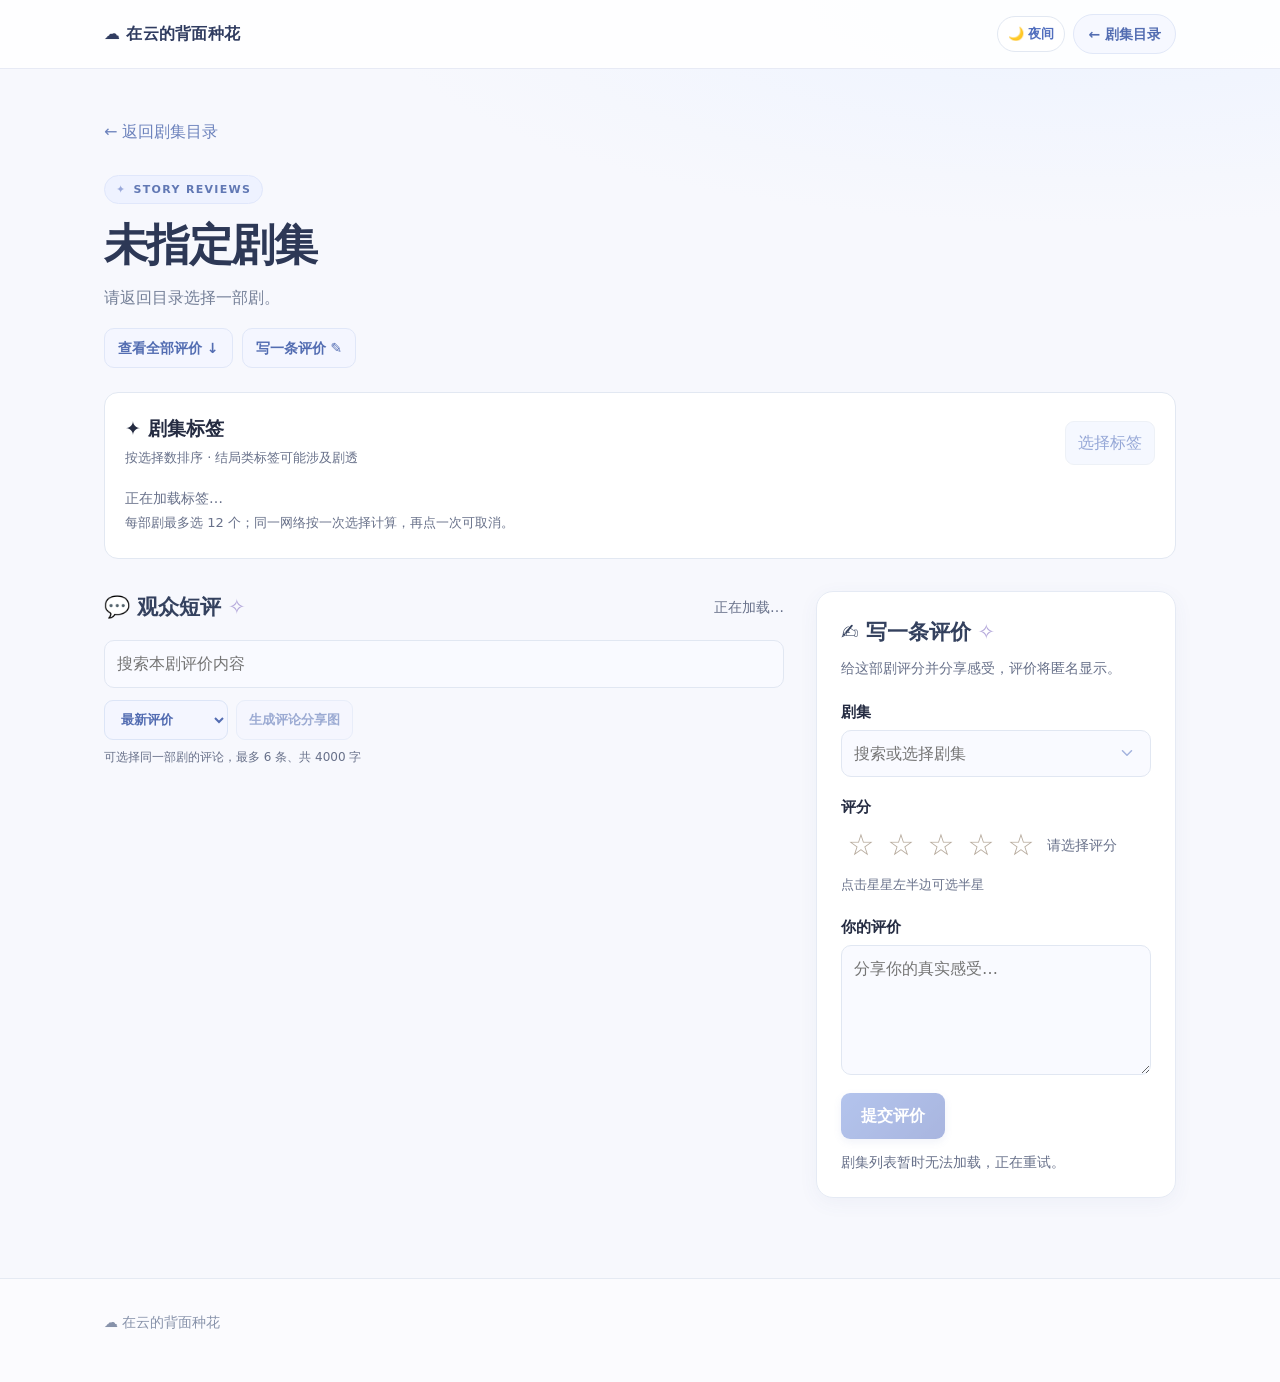
<file: site/drama.html>
<!doctype html><html lang="zh-CN"><head><meta charset="utf-8"><script src="theme.js"></script><meta name="viewport" content="width=device-width,initial-scale=1"><meta name="robots" content="noindex, nofollow"><meta name="description" content="分享你的剧集短评"><title>剧集评价 · 在云的背面种花</title><link rel="icon" type="image/svg+xml" href="favicon.svg"><link rel="apple-touch-icon" href="apple-touch-icon.png"><link rel="stylesheet" href="style.css"><script src="likes.js?v=20261121b"></script><script defer src="share-image.js?v=5"></script><script src="https://challenges.cloudflare.com/turnstile/v0/api.js" async defer></script><style>
.review-page{padding-top:44px;padding-bottom:80px}.back{color:var(--accent);text-decoration:none;display:inline-block;padding:8px 0;margin-bottom:22px}.review-page h1{font-size:clamp(32px,5vw,44px)}.lead{color:var(--muted);margin:14px 0 30px}.review-layout{display:grid;grid-template-columns:minmax(0,1fr) 360px;gap:32px;align-items:start}.panel{background:var(--surface);border:1px solid var(--line);border-radius:10px;padding:24px}.panel h2,.section-title h2{font-size:21px;margin:0}.panel p{margin:8px 0 20px;color:var(--muted);font-size:14px}.field{display:block;font-weight:650;font-size:15px;margin:18px 0 6px}.control{display:block;width:100%;min-height:46px;border:1px solid var(--line);border-radius:8px;background:var(--bg);color:var(--text);padding:10px 12px;font:inherit}.control:focus{outline:2px solid #2783de;outline-offset:2px}textarea.control{resize:vertical;min-height:130px;line-height:1.6}.submit{background:#215d8e;color:white;border:0;border-radius:8px;font-weight:650;min-height:46px;padding:10px 20px}.submit:disabled{opacity:.55;cursor:not-allowed}.cf-turnstile{margin:18px 0}.status{font-size:14px;color:var(--muted);min-height:1.5em;margin:12px 0 0!important}.section-title{display:flex;align-items:center;justify-content:space-between;gap:16px;margin-bottom:16px}.section-title span{color:var(--muted);font-size:14px}.review-filter{margin-bottom:14px}.review-list{display:grid;gap:12px}.review-card{border:1px solid var(--line);background:var(--surface);border-radius:10px;padding:20px}.review-card h3{font-size:16px;line-height:1.5;margin:0 0 8px;overflow-wrap:anywhere}.meta{display:flex;flex-wrap:wrap;gap:6px 12px;color:var(--muted);font-size:14px}.stars{color:#a56a0a;letter-spacing:1px}.review-content{margin:12px 0 0;white-space:pre-wrap;overflow-wrap:anywhere;line-height:1.65}.empty{color:var(--muted);padding:24px 0}.showmore{margin-top:16px;min-height:44px;border:1px solid var(--line);border-radius:8px;background:var(--surface);color:var(--text);padding:8px 16px}.review-form{position:sticky;top:20px}@media(max-width:800px){.review-layout{grid-template-columns:1fr}.review-form{position:static;grid-row:1}.review-page{padding-top:28px}.panel{padding:20px}}:where(html[data-theme="dark"]) .stars{color:#eac26b}

.drama-search{margin-bottom:8px}.star-field{border:0;padding:0;margin:18px 0 0;min-width:0}.star-field legend{padding:0;font-weight:650;font-size:15px}.star-picker{display:flex;align-items:center;flex-wrap:nowrap;width:100%;gap:0;margin:4px 0}.star-choice{position:relative;display:inline-flex;flex:0 1 40px;min-width:0;min-height:44px;align-items:center;justify-content:center;border-radius:8px;color:#b5a99b;font-size:30px;line-height:1}.star-choice .star-symbol{position:relative;pointer-events:none}.star-choice .star-fill{position:absolute;left:0;top:0;width:0;overflow:hidden;white-space:nowrap;color:#e3a329}.star-choice .star-hit{position:absolute;top:0;bottom:0;width:50%;cursor:pointer}.star-choice .star-hit.left{left:0}.star-choice .star-hit.right{right:0}.star-choice input{position:absolute;width:1px;height:1px;opacity:0}.star-choice .star-hit:has(input:focus-visible){outline:2px solid #2783de;outline-offset:-2px;border-radius:4px}:where(html[data-theme="dark"]) .star-choice{color:#a9a5a0}:where(html[data-theme="dark"]) .star-choice .star-fill{color:#f0c670}.star-caption{color:var(--muted);font-size:14px;white-space:nowrap;flex-shrink:0;margin-left:6px}:where(html[data-theme="dark"]) .star-choice{color:#a9a5a0}:where(html[data-theme="dark"]) .star-choice.active{color:#f0c670}

.drama-combo{position:relative}.drama-combo #drama{padding-right:46px}.combo-toggle{position:absolute;right:4px;top:3px;width:40px;height:40px;display:grid;place-items:center;border:0;border-radius:7px;background:transparent;color:var(--accent);font-size:23px;cursor:pointer}.combo-toggle svg{display:block;flex:none}.combo-toggle:hover{background:var(--soft)}.combo-toggle:disabled{opacity:.5}.combo-menu{position:absolute;z-index:10;left:0;right:0;top:calc(100% + 5px);background:var(--surface);border:1px solid var(--line);border-radius:9px;box-shadow:0 10px 25px rgba(25,48,65,.15);max-height:260px;overflow-y:auto;padding:5px}.combo-menu[hidden]{display:none}.combo-option{display:block;width:100%;text-align:left;border:0;border-radius:6px;background:transparent;color:var(--text);font:inherit;line-height:1.4;padding:10px;cursor:pointer;overflow-wrap:anywhere}.combo-option:hover,.combo-option.active{background:var(--soft);color:var(--accent)}.combo-hint{padding:8px 10px;font-size:13px;color:var(--muted)}
</style><style>
.drama-detail{margin:0 0 32px}.drama-detail[hidden]{display:none}body main .drama-detail .card{display:flex;flex-direction:row;align-items:flex-start}.drama-detail .cardbody{min-width:0;padding:0}.drama-detail .summary{display:block;-webkit-line-clamp:unset;overflow:visible;white-space:pre-line;overflow-wrap:anywhere}.drama-detail .links{margin-top:4px}.drama-detail .detail-label{font-size:12px;color:var(--accent);letter-spacing:.08em;font-weight:700;margin:0 0 8px}.drama-detail .detail-fallback{color:var(--muted);font-size:14px}.review-page #drama-title{overflow-wrap:anywhere}
@media(max-width:540px){body main .drama-detail .card{flex-direction:column}.drama-detail .cardbody{width:100%}}
.drama-actions{display:flex;gap:9px;flex-wrap:wrap;margin:-12px 0 24px}.drama-actions a{display:inline-flex;align-items:center;min-height:40px;padding:7px 13px;border:1px solid #e0e7f8;border-radius:10px;background:#f4f6ff;color:#536db2;font-size:14px;font-weight:600;text-decoration:none}.drama-actions a:hover{background:#eaf0ff}#list-title,#form-title{scroll-margin-top:24px}:where(html[data-theme="dark"]) .drama-actions a{background:#34415d;border-color:#425171;color:#c3d3ff}:where(html[data-theme="dark"]) .drama-actions a:hover{background:#40516f}@media(max-width:800px){.review-page .review-form{grid-row:auto}}

.drama-actions .share-button{display:inline-flex;align-items:center;min-height:40px;padding:7px 13px;border:1px solid #e0e7f8;border-radius:10px;background:#f4f6ff;color:#536db2;font:600 14px system-ui,sans-serif;cursor:pointer}
.drama-actions .share-button[hidden],.share-result input[hidden]{display:none}.drama-actions .share-button:hover{background:#eaf0ff}
:where(html[data-theme="dark"]) .drama-actions .share-button{background:#34415d;border-color:#425171;color:#c3d3ff}
:where(html[data-theme="dark"]) .drama-actions .share-button:hover{background:#40516f}
.share-result{margin:-14px 0 22px;color:var(--muted);font-size:13px}.share-result[hidden]{display:none}.share-result input{display:block;margin-top:6px;width:100%;max-width:620px;padding:9px 12px;border:1px solid var(--line);border-radius:8px;background:var(--surface);color:var(--text);font:inherit}

.poster-dialog{max-width:520px;width:calc(100% - 32px);max-height:90vh;border:1px solid var(--line);border-radius:18px;background:var(--surface);color:var(--text);padding:20px;box-shadow:0 20px 60px #17204055}.poster-dialog::backdrop{background:#111827a6}.poster-dialog h2{font-size:19px;margin:0 0 12px}.poster-dialog .poster-preview{display:block;max-width:100%;max-height:56vh;margin:0 auto;border-radius:10px;object-fit:contain;background:var(--soft)}.poster-dialog .poster-hint{color:var(--muted);font-size:13px;margin:10px 0}.poster-actions{display:flex;gap:8px;flex-wrap:wrap}.poster-actions button{min-height:42px;padding:8px 14px;border-radius:9px;border:1px solid var(--line);background:var(--soft);color:var(--text);font:600 14px system-ui,sans-serif;cursor:pointer}.poster-actions button[hidden]{display:none}

body main .drama-detail .cover.portrait{display:block;background:transparent;width:240px;height:auto;flex:0 0 240px;overflow:visible}
body main .drama-detail .cover.portrait img{display:block;width:100%;height:auto;max-width:100%;max-height:none;min-height:0;border-radius:11px}
@media(max-width:540px){body main .drama-detail .cover.portrait{width:100%;max-width:none;height:auto;flex:none;align-self:center}}
@media(max-width:540px){body main .drama-detail .cover,body main .drama-detail .cover.portrait{width:min(190px,100%);max-width:190px;height:260px;flex:none;align-self:center}body main .drama-detail .cover.portrait{height:auto}body main .drama-detail .cover.portrait img{width:auto;max-width:100%;max-height:285px;margin:auto;object-fit:contain}}
.review-tools{display:flex;align-items:center;gap:8px;flex-wrap:wrap;margin:-2px 0 14px}
.review-tools select,.review-tools button{min-height:40px;padding:8px 12px;font:600 13px system-ui,sans-serif;border:1px solid #dce5f7;border-radius:9px;color:#536db2;background:#f4f6ff}
.review-tools button:disabled{opacity:.55;cursor:default}.review-tools button[hidden]{display:none}.review-tools button:not(:disabled):hover{background:#e8eeff}
.review-tools .selection-status{flex-basis:100%;font-size:12px;color:var(--muted);line-height:1.5}
.review-select{display:inline-flex;align-items:center;gap:6px;margin:9px 0 0 12px;min-height:30px;color:var(--muted);font-size:13px;cursor:pointer}
.review-select input{appearance:auto;flex:none;accent-color:#6884d0;width:16px;height:16px;margin:0}
.poster-dialog{max-width:520px;width:calc(100% - 32px);max-height:90vh;border:1px solid var(--line);border-radius:18px;background:var(--surface);color:var(--text);padding:20px;box-shadow:0 20px 60px #17204055}
.poster-dialog::backdrop{background:#111827a6}.poster-dialog h2{font-size:19px;margin:0 0 12px}.poster-dialog .poster-preview{display:block;max-width:100%;max-height:56vh;margin:0 auto;border-radius:10px;object-fit:contain;background:var(--soft)}.poster-dialog .poster-hint{color:var(--muted);font-size:13px;margin:10px 0}.poster-actions{display:flex;gap:8px;flex-wrap:wrap}.poster-actions button{min-height:42px;padding:8px 14px;border-radius:9px;border:1px solid var(--line);background:var(--soft);color:var(--text);font:600 14px system-ui,sans-serif;cursor:pointer}.poster-actions button[hidden]{display:none}
:where(html[data-theme="dark"]) .review-tools select,:where(html[data-theme="dark"]) .review-tools button{background:#303951;border-color:#465470;color:#c3d3ff}
.drama-tag{display:inline-block;border:1px solid var(--line);background:var(--soft);color:var(--accent);border-radius:999px;padding:3px 9px;font-size:13px;line-height:1.45}.card-tags{display:flex;flex-wrap:wrap;gap:5px;margin:0 0 10px}.tag-more{color:var(--muted);font-size:13px;align-self:center}.drama-tags{margin:24px 0 32px;padding:20px;background:var(--surface);border:1px solid var(--line);border-radius:14px}.tag-header{display:flex;justify-content:space-between;align-items:center;gap:12px}.tag-header h2{font-size:19px;margin:0}.tag-header p,.tag-note,.tag-status{font-size:13px;color:var(--muted);margin:4px 0}.tag-header button,.tag-choice{font:inherit;cursor:pointer;border:1px solid var(--line);background:var(--soft);color:var(--accent);border-radius:9px;padding:8px 12px;min-height:40px}.tag-header button{flex:none}.tag-header button:disabled{opacity:.6}.tag-chips,.tag-choices{display:flex;flex-wrap:wrap;gap:8px;margin-top:14px}.tag-choices[hidden]{display:none}.tag-choice[aria-pressed="true"]{background:var(--accent);color:white;border-color:var(--accent)}:where(html[data-theme="dark"]) .tag-choice[aria-pressed="true"]{color:#202b43}.tag-choice:focus-visible,.tag-header button:focus-visible{outline:3px solid #2783de;outline-offset:2px}.tag-create{display:flex;gap:8px;margin-top:14px}.tag-create[hidden]{display:none}.tag-create input{min-width:0;flex:1;border:1px solid var(--line);border-radius:9px;padding:9px 12px;font:inherit;background:var(--surface);color:var(--text)}.tag-create button{font:inherit;cursor:pointer;border:1px solid var(--line);background:var(--soft);color:var(--accent);border-radius:9px;padding:8px 12px;min-height:44px}.tag-create button:disabled{opacity:.6}.tag-empty{color:var(--muted);font-size:14px}.tag-status:empty{display:none}@media(max-width:600px){.drama-tags{padding:16px}.tag-header{align-items:flex-start}.tag-header p{max-width:220px}.tag-choice{min-height:44px}}.resource-group{display:inline-flex;align-items:center;flex-wrap:wrap;gap:4px;max-width:100%}.resource-copy{font:inherit;font-size:12px;font-weight:600;color:var(--accent);background:var(--surface);border:1px solid var(--line);border-radius:8px;min-height:36px;padding:7px 9px;cursor:pointer}.resource-copy:hover{background:var(--soft)}.resource-copy:focus-visible{outline:2px solid #2783de;outline-offset:2px}.resource-copy-status{color:var(--muted);font-size:12px;overflow-wrap:anywhere;user-select:text}.resource-copy-status:empty{display:none}</style></head><body><header><div class="wrap nav"><a class="brand" href="./">☁️ <span>在云的背面种花</span></a><div class="nav-actions"><button id="theme-toggle" class="theme-toggle" type="button" aria-label="切换日夜模式">🌙 夜间</button><a class="navlink" href="./">← 剧集目录</a></div></div></header><main class="wrap review-page"><a class="back" href="./">← 返回剧集目录</a><p class="eyebrow">STORY REVIEWS</p><h1 id="drama-title">剧集评价 💬</h1><p class="lead" id="drama-score">正在加载本剧评价…</p><div class="drama-actions"><a href="#list-title">查看全部评价 ↓</a><a href="#form-title">写一条评价 ✎</a><button type="button" class="share-button" id="share-drama" hidden>分享链接 ↗</button><button type="button" class="share-button" id="make-poster" hidden>生成分享图片 ✨</button></div><div class="share-result" id="share-result" role="status" hidden><span id="share-message"></span><input id="share-url" aria-label="剧集分享链接" readonly hidden></div><section id="drama-detail" class="drama-detail" aria-label="剧集详情"><p class="detail-fallback">正在加载剧集详情…</p></section><section id="drama-tags" class="drama-tags" aria-labelledby="tag-heading"><div class="tag-header"><div><h2 id="tag-heading">✦ 剧集标签</h2><p>按选择数排序 · 结局类标签可能涉及剧透</p></div><button id="tag-toggle" type="button" aria-expanded="false" disabled>选择标签</button></div><div id="tag-chips" class="tag-chips"><span class="tag-empty">正在加载标签…</span></div><div id="tag-choices" class="tag-choices" hidden></div><form id="tag-create" class="tag-create" hidden><label class="sr-only" for="tag-new">新建标签</label><input id="tag-new" maxlength="20" placeholder="输入新标签" required><button type="submit">新建并选择</button></form><p id="tag-status" class="tag-status" role="status"></p><p class="tag-note">每部剧最多选 12 个；同一网络按一次选择计算，再点一次可取消。</p></section><div class="review-layout"><section aria-labelledby="list-title"><div class="section-title"><h2 id="list-title">💬 观众短评</h2><span id="count" aria-live="polite">正在加载…</span></div><label class="sr-only" for="filter">按剧名搜索评价</label><input class="control review-filter" type="search" id="filter" placeholder="搜索本剧评价内容"><div class="review-tools"><label class="sr-only" for="review-sort">评论排序</label><select id="review-sort" aria-label="评论排序"><option value="newest">最新评价</option><option value="likes">点赞从高到低</option></select><button type="button" id="share-selected" disabled>生成评论分享图</button><button type="button" id="clear-selected" hidden>清空</button><span class="selection-status" id="share-selection-status" role="status"></span></div><div id="list" class="review-list" aria-live="polite"></div><p id="message" class="empty" hidden></p><button type="button" class="showmore" id="retry-reviews" hidden>重试加载评价</button><button class="showmore" id="more" hidden>加载更多</button></section><section class="panel review-form" aria-labelledby="form-title"><h2 id="form-title">✍️ 写一条评价</h2><p>给这部剧评分并分享感受，评价将匿名显示。</p><form id="form"><label class="field" for="drama">剧集</label><div class="drama-combo"><input class="control" id="drama" type="text" role="combobox" aria-autocomplete="list" aria-haspopup="listbox" aria-expanded="false" aria-controls="drama-options" autocomplete="off" placeholder="搜索或选择剧集" required disabled><button class="combo-toggle" id="drama-toggle" type="button" aria-label="展开剧集列表" tabindex="-1" disabled><svg aria-hidden="true" viewBox="0 0 24 24" width="18" height="18" fill="none" stroke="currentColor" stroke-width="2" stroke-linecap="round" stroke-linejoin="round"><path d="m6 9 6 6 6-6"/></svg></button><div class="combo-menu" id="drama-menu" hidden><div id="drama-options" role="listbox" aria-label="剧集列表"></div><div class="combo-hint" id="drama-hint" aria-live="polite"></div></div></div><fieldset class="star-field"><legend>评分</legend><div class="star-picker" role="radiogroup" aria-label="评分（点击星星左半边可选半星）"><div class="star-choice" data-star="1"><span class="star-symbol" aria-hidden="true">☆<span class="star-fill">★</span></span><label class="star-hit left" title="0.5 星"><input type="radio" name="rating" value="0.5" aria-label="0.5 星" required></label><label class="star-hit right" title="1 星"><input type="radio" name="rating" value="1" aria-label="1 星" required></label></div><div class="star-choice" data-star="2"><span class="star-symbol" aria-hidden="true">☆<span class="star-fill">★</span></span><label class="star-hit left" title="1.5 星"><input type="radio" name="rating" value="1.5" aria-label="1.5 星" required></label><label class="star-hit right" title="2 星"><input type="radio" name="rating" value="2" aria-label="2 星" required></label></div><div class="star-choice" data-star="3"><span class="star-symbol" aria-hidden="true">☆<span class="star-fill">★</span></span><label class="star-hit left" title="2.5 星"><input type="radio" name="rating" value="2.5" aria-label="2.5 星" required></label><label class="star-hit right" title="3 星"><input type="radio" name="rating" value="3" aria-label="3 星" required></label></div><div class="star-choice" data-star="4"><span class="star-symbol" aria-hidden="true">☆<span class="star-fill">★</span></span><label class="star-hit left" title="3.5 星"><input type="radio" name="rating" value="3.5" aria-label="3.5 星" required></label><label class="star-hit right" title="4 星"><input type="radio" name="rating" value="4" aria-label="4 星" required></label></div><div class="star-choice" data-star="5"><span class="star-symbol" aria-hidden="true">☆<span class="star-fill">★</span></span><label class="star-hit left" title="4.5 星"><input type="radio" name="rating" value="4.5" aria-label="4.5 星" required></label><label class="star-hit right" title="5 星"><input type="radio" name="rating" value="5" aria-label="5 星" required></label></div><span class="star-caption" id="star-caption" aria-live="polite">请选择评分</span></div><small style="color:var(--muted)">点击星星左半边可选半星</small></fieldset><label class="field" for="content">你的评价</label><textarea class="control" id="content" maxlength="1800" required placeholder="分享你的真实感受…"></textarea><div class="cf-turnstile" data-sitekey="0x4AAAAAAGEaNcQkvjwX23p5"></div><button class="submit" id="submit" type="submit" disabled>提交评价</button><p id="status" class="status" role="status"></p></form></section></div></main><dialog class="poster-dialog" id="poster-dialog" aria-labelledby="poster-dialog-title"><h2 id="poster-dialog-title">分享图片</h2><img class="poster-preview" id="poster-preview" alt="剧集分享图片预览"><p class="poster-hint" id="poster-hint" role="status">可以保存图片；手机也可以长按图片保存。</p><div class="poster-actions"><button type="button" id="poster-share" hidden>分享图片 ↗</button><button type="button" id="poster-save">保存图片 ↓</button><button type="button" id="poster-close">关闭</button></div></dialog><footer><div class="wrap">☁️ 在云的背面种花</div></footer><script>
window.ReviewTools=(()=>{
 const selected=new Map();let redraw=()=>{},titleFor=()=>'';
 const total=()=>Array.from(selected.values()).reduce((n,r)=>n+Array.from(r.content||'').length,0);
 function update(message=''){const button=document.querySelector('#share-selected'),clear=document.querySelector('#clear-selected'),status=document.querySelector('#share-selection-status');if(!button)return;button.disabled=!selected.size;button.textContent=selected.size?`生成评论分享图 · ${selected.size}`:'生成评论分享图';clear.hidden=!selected.size;const sortPending=document.querySelector('#review-sort')?.value==='likes'&&!CloudLikes.ready?.();status.textContent=message||(sortPending?'点赞数据暂未加载，当前显示最新评价。':selected.size?`已选 ${selected.size} 条 · 仅限同一部剧`:'可选择同一部剧的评论，最多 6 条、共 4000 字');document.querySelectorAll('[data-select-review]').forEach(el=>{el.checked=selected.has(el.dataset.selectReview)})}
 function selector(review){if(selected.has(review.id))selected.set(review.id,review);const label=document.createElement('label');label.className='review-select';const box=document.createElement('input');box.type='checkbox';box.dataset.selectReview=review.id;box.checked=selected.has(review.id);box.setAttribute('aria-label','选择这条评论用于分享');const text=document.createElement('span');text.textContent='选中分享';box.addEventListener('change',()=>{if(!box.checked){selected.delete(review.id);update();return}const first=selected.values().next().value;if(first&&first.drama!==review.drama){box.checked=false;update('请选择同一部剧的评论；可先清空已选。');return}if(selected.size>=6||total()+Array.from(review.content||'').length>4000){box.checked=false;update('最多选择 6 条评论，总字数不超过 4000。');return}selected.set(review.id,review);update()});label.append(box,text);return label}
 function sort(data){if(document.querySelector('#review-sort')?.value==='likes'&&CloudLikes.ready?.())data.sort((a,b)=>CloudLikes.count('review',b.id)-CloudLikes.count('review',a.id));return data}
 function install(fn,title,currentRows){redraw=fn;titleFor=title;document.querySelector('#review-sort').addEventListener('change',()=>{update();redraw()});document.addEventListener('cloudreviewlikeschange',()=>{update();if(document.querySelector('#review-sort').value==='likes')redraw()});document.querySelector('#clear-selected').addEventListener('click',()=>{selected.clear();update()});document.querySelector('#share-selected').addEventListener('click',()=>{if(!selected.size)return;const live=new Map(currentRows().map(r=>[r.id,r]));for(const id of selected.keys()){if(live.has(id))selected.set(id,live.get(id));else selected.delete(id)}if(!selected.size){update('所选评论已不存在，请重新选择。');return}if(!window.CloudShare){update('分享功能正在加载，请稍后再试。');return}const list=Array.from(selected.values());window.CloudShare.openReviews(titleFor()||list[0].drama,list)});update()}
 return {selector,sort,install};
})();
</script><script>
'use strict';const API='https://api.cloudofflower.ccwu.cc', $=s=>document.querySelector(s);let rows=[],pending=new Map(),limit=20,hasCachedReviews=false;
// Keep the last successful public snapshot for offline fallback. Its revision
// travels with the snapshot so quota failures cannot mark old data as current.
const cacheObject=key=>{try{const x=JSON.parse(localStorage.getItem('cloudflower-'+key+'-v1'));return x&&Number.isFinite(x.at)&&x.at<=Date.now()+60000&&Array.isArray(x.value)?x:null}catch{return null}};
const cacheRead=key=>cacheObject(key)?.value||null;
const cacheWrite=(key,value,revision=null)=>{try{localStorage.setItem('cloudflower-'+key+'-v1',JSON.stringify({at:Date.now(),value,revision}));return true}catch{return false}};
async function readJSON(path){
 for(let attempt=0;attempt<2;attempt++){
  const controller=new AbortController(),timer=setTimeout(()=>controller.abort(),8000);
  try{const r=await fetch('https://api.cloudofflower.ccwu.cc/'+path,{signal:controller.signal});if(!r.ok){const e=Error('HTTP '+r.status);e.noRetry=r.status<500;throw e}return await r.json()}
  catch(e){if(attempt||e.noRetry)throw e;await new Promise(resolve=>setTimeout(resolve,1000))}
  finally{clearTimeout(timer)}
 }
}
const cachedReviewObject=cacheObject('reviews'),cachedReviews=cachedReviewObject?.value||null,cachedOptions=cacheRead('options');
let cacheState='',reviewRevision=cachedReviewObject?.revision??null,loadPending=false;
let dramaNames=[],initialDramaApplied=false,comboMatches=[],comboActive=-1,editedDrama=false;
const params=new URLSearchParams(location.search),viewTitle=(params.get('title')||'').trim(),linkedOption=(params.get('drama')||'').trim();
if(viewTitle){
 const shareButton=$('#share-drama'),shareBox=$('#share-result'),shareMessage=$('#share-message'),shareInput=$('#share-url');
 shareButton.hidden=false;
 shareButton.addEventListener('click',async()=>{
  const url=new URL('drama.html',location.href);url.searchParams.set('title',viewTitle);if(linkedOption)url.searchParams.set('drama',linkedOption);
  const shareUrl=url.href;shareBox.hidden=true;shareInput.hidden=true;
  if(navigator.share){try{await navigator.share({title:viewTitle,text:'来看看这部剧：'+viewTitle,url:shareUrl});return}catch(e){if(e.name==='AbortError')return}}
  try{if(!navigator.clipboard?.writeText)throw Error('clipboard unavailable');await navigator.clipboard.writeText(shareUrl);shareMessage.textContent='链接已复制，可以分享给朋友。'}
  catch{shareMessage.textContent='请长按或选择下方链接复制：';shareInput.value=shareUrl;shareInput.hidden=false;shareBox.hidden=false;shareInput.focus();shareInput.select()}
  shareBox.hidden=false;
 });
}

let viewOption=null,catalogTitles=null,optionsLoaded=false;
let tagDramaLoaded='',tagOptions=[],tagRows=[],tagLoading=false;
const tagSection=$('#drama-tags'),tagChips=$('#tag-chips'),tagChoices=$('#tag-choices'),tagStatus=$('#tag-status'),tagToggle=$('#tag-toggle'),tagCreate=$('#tag-create'),tagNew=$('#tag-new');
function drawTags(){
 tagChips.replaceChildren();let chosen=tagRows.filter(t=>t.count>0).sort((a,b)=>b.count-a.count||a.tag.localeCompare(b.tag));if(!chosen.length){let p=document.createElement('span');p.className='tag-empty';p.textContent='还没有标签，欢迎选择。';tagChips.append(p)}
 for(const t of chosen){let chip=document.createElement('span');chip.className='drama-tag';chip.textContent=t.tag+' · '+t.count;tagChips.append(chip)}
 tagChoices.replaceChildren();let choices=[...tagOptions].sort((a,b)=>(tagRows.find(t=>t.tag===b)?.count||0)-(tagRows.find(t=>t.tag===a)?.count||0)||a.localeCompare(b));for(const name of choices){let row=tagRows.find(x=>x.tag===name),b=document.createElement('button');b.type='button';b.className='tag-choice';b.textContent=name+(row?.count?' · '+row.count:'');b.setAttribute('aria-pressed',String(!!row?.selected));b.onclick=async()=>{b.disabled=true;tagStatus.textContent='正在保存…';try{let res=await fetch(API+'/tags',{method:'POST',headers:{'Content-Type':'application/json'},body:JSON.stringify({drama:tagDramaLoaded,tag:name,selected:!row?.selected})});let data=await res.json();if(!res.ok)throw Error(data.error||'保存失败');tagRows=tagRows.filter(x=>x.tag!==name);if(data.count||data.selected)tagRows.push(data);tagRows.sort((a,b)=>b.count-a.count||a.tag.localeCompare(b.tag));tagStatus.textContent=data.selected?'已选择，可再次点击取消。':'已取消你的选择。';drawTags()}catch(e){tagStatus.textContent=e.message||'标签暂时无法保存，请重试。';b.disabled=false}};tagChoices.append(b)}
}
async function loadDramaTags(force=false){
 if(!viewOption){tagStatus.textContent=optionsLoaded?'这部剧暂未开放标签。':'正在确认剧集…';tagToggle.disabled=true;return}
 if(tagLoading||(!force&&tagDramaLoaded===viewOption))return;let drama=viewOption;tagLoading=true;tagToggle.disabled=true;tagStatus.textContent='正在加载标签…';
 try{let res=await fetch(API+'/tags?drama='+encodeURIComponent(drama));let data=await res.json();if(!res.ok||!Array.isArray(data.options)||!Array.isArray(data.tags))throw Error();if(viewOption!==drama)return;tagDramaLoaded=drama;tagOptions=data.options;tagRows=data.tags;tagStatus.textContent='';tagToggle.disabled=false;drawTags()}catch{tagStatus.textContent='标签暂时无法加载，请稍后重试。';tagToggle.disabled=false;tagToggle.textContent='重试标签'}finally{tagLoading=false}
}
tagToggle.onclick=()=>{if(!tagDramaLoaded){loadDramaTags(true);return}tagChoices.hidden=!tagChoices.hidden;tagCreate.hidden=tagChoices.hidden;tagToggle.setAttribute('aria-expanded',String(!tagChoices.hidden));tagToggle.textContent=tagChoices.hidden?'选择标签':'收起标签'};
tagCreate.onsubmit=async e=>{e.preventDefault();let tag=tagNew.value.trim();if(!tag||!tagDramaLoaded)return;let btn=tagCreate.querySelector('button');btn.disabled=true;tagStatus.textContent='正在创建…';try{let res=await fetch(API+'/tags',{method:'POST',headers:{'Content-Type':'application/json'},body:JSON.stringify({drama:tagDramaLoaded,tag,selected:true,create:true})});let data=await res.json();if(!res.ok)throw Error(data.error||'创建失败');if(!tagOptions.includes(data.tag))tagOptions.push(data.tag);tagRows=tagRows.filter(x=>x.tag!==data.tag);tagRows.push(data);tagNew.value='';tagStatus.textContent='已添加并选择，可再次点击取消。';drawTags()}catch(err){tagStatus.textContent=err.message||'标签暂时无法创建，请重试。'}finally{btn.disabled=false}};

const matchNorm=s=>(s||'').normalize('NFKC').toLocaleLowerCase().replace(/[\s\p{P}\p{S}]/gu,'');
if(viewTitle){$('#drama-title').textContent=viewTitle+' 的全部评价';document.title=viewTitle+' 的全部评价';}else{$('#drama-title').textContent='未指定剧集';$('#drama-score').textContent='请返回目录选择一部剧。'}
function resolveView(){
 if(!viewTitle||!optionsLoaded)return;
 const n=matchNorm(viewTitle),opts=dramaNames.map(matchNorm),exact=opts.map((v,i)=>v===n?i:-1).filter(i=>i>=0);
 let choices=exact;
 if(!choices.length&&catalogTitles){const ts=catalogTitles.map(matchNorm);choices=opts.map((v,i)=>v.length>=4&&n.startsWith(v)&&ts.filter(t=>t.startsWith(v)).length===1&&opts.filter(t=>t.startsWith(v)).length===1?i:-1).filter(i=>i>=0)}
 if(choices.length===1)viewOption=dramaNames[choices[0]];
 else if(linkedOption&&dramaNames.includes(linkedOption)&&matchNorm(linkedOption)===n)viewOption=linkedOption;
 dramaInput.value=viewOption||viewTitle;dramaInput.readOnly=true;$('#drama-toggle').hidden=true;dramaInput.disabled=!viewOption;$('#submit').disabled=!viewOption;
 if(!viewOption)$('#status').textContent=catalogTitles?'这部剧暂未开放评价，请稍后再试。':'正在确认剧集…';
 else $('#status').textContent='';
 loadDramaTags();render();
}
function resourceLink(name,raw){
 let url;try{url=new URL(raw);if(url.protocol!=='https:')return null}catch{return null}
 const group=document.createElement('span');group.className='resource-group';const link=document.createElement('a');link.href=url.href;link.target='_blank';link.rel='noopener noreferrer';link.textContent=name+' ↗';group.append(link);
 const code=url.searchParams.get('pwd');if(code){const button=document.createElement('button'),status=document.createElement('span');button.type='button';button.className='resource-copy';button.textContent='复制提取码';button.setAttribute('aria-label','复制'+name+'提取码');status.className='resource-copy-status';status.setAttribute('role','status');button.onclick=async()=>{let copied=false;try{if(navigator.clipboard?.writeText){await navigator.clipboard.writeText(code);copied=true}}catch{}if(!copied){let input=document.createElement('textarea');input.value=code;input.setAttribute('readonly','');input.style.cssText='position:fixed;left:-9999px;top:0';document.body.append(input);input.select();try{copied=document.execCommand('copy')}catch{}input.remove()}if(copied){status.textContent='';button.textContent='已复制 ✓';button.setAttribute('aria-label',name+'提取码已复制');setTimeout(()=>{button.textContent='复制提取码';button.setAttribute('aria-label','复制'+name+'提取码')},2000)}else{status.textContent='请手动复制：'+code}};group.append(button,status)}return group
}

function renderDetail(item){
 const region=$('#drama-detail');region.replaceChildren();
 if(!viewTitle){region.hidden=true;return}
 if(item){window.cloudflowerDrama=item;window.dispatchEvent(new CustomEvent('cloudflower:drama',{detail:item}))}
 if(!item){let note=document.createElement('p');note.className='detail-fallback';note.textContent='剧集详情暂时无法加载，请返回目录重试。';region.append(note);return}
 const card=document.createElement('article');card.className='card';
 if(item.image){const cover=document.createElement('div'),img=document.createElement('img');cover.className='cover';img.decoding='async';img.fetchPriority='high';img.addEventListener('load',()=>cover.classList.toggle('portrait',img.naturalHeight>img.naturalWidth));let fallback=!!item.thumbnail&&item.thumbnail!==item.image;img.addEventListener('error',()=>{if(fallback){fallback=false;img.src=item.image}});img.src=item.thumbnail||item.image;img.alt=item.title+' 海报';cover.append(img);card.append(cover)}
 const body=document.createElement('div');body.className='cardbody';
 const label=document.createElement('p');label.className='detail-label';label.textContent='✦ 剧集详情';body.append(label);
 if(item.date){const date=document.createElement('p');date.className='date';date.textContent=item.date;body.append(date)}
 const title=document.createElement('h3');title.textContent=item.title;body.append(title);body.append(CloudLikes.button('drama',item.title));
 const summary=document.createElement('p');summary.className='summary';summary.textContent=item.description?item.description.replace(/\n{2,}/g,'\n'):'暂无简介';body.append(summary);
 const links=document.createElement('div');links.className='links';for(const [name,url] of Object.entries(item.links||{})){const group=resourceLink(name,url);if(group)links.append(group)}if(links.childElementCount)body.append(links);
 card.append(body);region.append(card)
}
const dramaInput=$('#drama'),dramaMenu=$('#drama-menu'),dramaList=$('#drama-options'),dramaHint=$('#drama-hint');
function validateDrama(){let v=dramaInput.value.trim();dramaInput.setCustomValidity(v&&!dramaNames.includes(v)?'请从列表选择剧集':'')}
function closeDrama(){dramaMenu.hidden=true;dramaInput.setAttribute('aria-expanded','false');dramaInput.removeAttribute('aria-activedescendant');comboActive=-1}
function chooseDrama(name){dramaInput.value=name;editedDrama=true;validateDrama();closeDrama();dramaInput.focus()}
function highlightDrama(){let options=dramaList.querySelectorAll('[role=option]');options.forEach((el,i)=>{el.classList.toggle('active',i===comboActive);el.setAttribute('aria-selected',i===comboActive?'true':'false')});if(comboActive>=0&&options[comboActive]){dramaInput.setAttribute('aria-activedescendant',options[comboActive].id);options[comboActive].scrollIntoView({block:'nearest'})}else dramaInput.removeAttribute('aria-activedescendant')}
function openDrama(showAll=false){
  if(dramaInput.readOnly||!dramaNames.length)return;let term=showAll?'':dramaInput.value.trim().normalize('NFKC').toLocaleLowerCase();
  comboMatches=dramaNames.filter(n=>n!=='其他'&&n.normalize('NFKC').toLocaleLowerCase().includes(term)).slice(0,80);comboActive=-1;dramaList.replaceChildren();
  comboMatches.forEach((name,i)=>{let option=document.createElement('button');option.type='button';option.className='combo-option';option.id='drama-option-'+i;option.setAttribute('role','option');option.setAttribute('aria-selected','false');option.textContent=name;option.addEventListener('mousedown',e=>e.preventDefault());option.addEventListener('click',()=>chooseDrama(name));dramaList.append(option)});
  dramaHint.textContent=comboMatches.length===0?'没有找到匹配的剧集':comboMatches.length===80?'输入剧名可缩小范围':'';dramaMenu.hidden=false;dramaInput.setAttribute('aria-expanded','true');dramaInput.removeAttribute('aria-activedescendant');
}
function fillOptions(names){dramaNames=names;optionsLoaded=true;resolveView()}
dramaInput.addEventListener('input',()=>{editedDrama=true;validateDrama();openDrama()});
dramaInput.addEventListener('focus',()=>{if(!dramaInput.readOnly&&!dramaInput.value)openDrama(true)});
dramaInput.addEventListener('keydown',e=>{if(e.key==='Escape'){closeDrama();return}if(e.key==='ArrowDown'||e.key==='ArrowUp'){e.preventDefault();if(dramaMenu.hidden)openDrama(true);if(comboMatches.length){comboActive=comboActive<0?(e.key==='ArrowDown'?0:comboMatches.length-1):(comboActive+(e.key==='ArrowDown'?1:-1)+comboMatches.length)%comboMatches.length;highlightDrama()}return}if(e.key==='Enter'&&!dramaMenu.hidden&&comboActive>=0){e.preventDefault();chooseDrama(comboMatches[comboActive])}});
$('#drama-toggle').addEventListener('click',()=>{if(!dramaMenu.hidden)closeDrama();else{dramaInput.focus();openDrama(true)}});
document.addEventListener('click',e=>{if(!e.target.closest('.drama-combo'))closeDrama()});
function updateStars(){let selected=Number(document.querySelector('input[name="rating"]:checked')?.value||0),labels=['','不推荐','有点失望','一般','不错','超好看'];document.querySelectorAll('.star-choice').forEach(el=>{let n=Number(el.dataset.star),amount=Math.max(0,Math.min(1,selected-(n-1)));el.querySelector('.star-fill').style.width=(amount*100)+'%'});$('#star-caption').textContent=selected?selected+' 星'+(Number.isInteger(selected)?' · '+labels[selected]:''):'请选择评分'}
document.querySelectorAll('input[name="rating"]').forEach(el=>el.addEventListener('change',updateStars));
function renderStars(el,value){const n=Number(value);if(!Number.isFinite(n)||n<=0||n>5){el.textContent='未评分';return}const whole=Math.floor(n),half=n%1!==0;el.setAttribute('aria-label',n+' 星，满分 5 星');el.textContent='★'.repeat(whole);if(half){let h=document.createElement('span');h.style.cssText='position:relative;display:inline-block';h.textContent='☆';let f=document.createElement('span');f.setAttribute('aria-hidden','true');f.style.cssText='position:absolute;left:0;top:0;width:50%;overflow:hidden;white-space:nowrap';f.textContent='★';h.append(f);el.append(h)}el.append(document.createTextNode('☆'.repeat(5-Math.ceil(n))))}
const norm=s=>(s||'').toLocaleLowerCase().normalize('NFKC');function render(){const term=norm($('#filter').value.trim()),allForDrama=viewOption?rows.filter(x=>x.drama===viewOption):[],data=ReviewTools.sort(allForDrama.filter(x=>!term||norm(x.content).includes(term)));const rated=allForDrama.filter(x=>x.rating>=0.5&&x.rating<=5);$('#drama-score').textContent=!viewTitle?'请返回目录选择一部剧。':!optionsLoaded||(!viewOption&&!catalogTitles)?'正在确认剧集…':!viewOption?'暂未找到对应的评价入口。':!hasCachedReviews&&!pending.size?'评价正在加载…':rated.length?'★ '+(rated.reduce((a,x)=>a+x.rating,0)/rated.length).toFixed(1)+' / 5 · '+rated.length+' 条评分':'☆ 暂无评分，欢迎成为第一位评价的观众。';$('#count').textContent=!hasCachedReviews&&!pending.size?'正在加载…':data.length+' 条评价'+(cacheState?' · '+cacheState:'');$('#list').replaceChildren();for(const x of data.slice(0,limit)){let card=document.createElement('article');card.className='review-card';let title=document.createElement('h3');title.textContent=x.drama||'未注明剧集';let meta=document.createElement('div');meta.className='meta';let star=document.createElement('span');star.className='stars';renderStars(star,x.rating);let who=document.createElement('span');who.textContent=x.author||'匿名观众';let time=document.createElement('time');if(x.time){time.dateTime=x.time;time.textContent=new Date(x.time).toLocaleString('zh-CN',{timeZone:'Asia/Shanghai',year:'numeric',month:'2-digit',day:'2-digit',hour:'2-digit',minute:'2-digit'})}meta.append(star,who,time);let p=document.createElement('p');p.className='review-content';p.textContent=x.content;card.append(title,meta,p);if(x.id){card.append(CloudLikes.button('review',x.id));card.append(ReviewTools.selector(x))}$('#list').append(card)}$('#message').hidden=data.length>0;$('#message').textContent=!viewOption?'暂时无法匹配这部剧的评价，请稍后再试。':!hasCachedReviews&&!pending.size?'评价正在加载…':term?'没有找到匹配的评价。':'还没有评价，欢迎留下第一条短评。';$('#more').hidden=data.length<=limit}async function load(){
  if(loadPending)return;loadPending=true;
  try{
    let state=null;try{state=await readJSON('version')}catch{}
    if(state?.ready&&hasCachedReviews&&!pending.size&&reviewRevision===String(state.revision)){const nextState=state.stale?'Notion 同步暂时受限':'';$('#retry-reviews').hidden=!state.stale;if(cacheState!==nextState){cacheState=nextState;render()}return}
    let data=await readJSON('reviews');if(!Array.isArray(data.reviews))throw Error();
    for(const x of data.reviews)pending.delete(x.id);rows=[...pending.values(),...data.reviews];hasCachedReviews=true;
    reviewRevision=data.ready?String(data.revision):null;cacheWrite('reviews',data.reviews,reviewRevision);
    cacheState=data.stale||!data.ready?'Notion 同步暂时受限':'';$('#retry-reviews').hidden=!(data.stale||!data.ready);render();
  }catch{$('#retry-reviews').hidden=false;if(hasCachedReviews||pending.size){cacheState='缓存，更新暂不可用';render()}else{$('#count').textContent='加载失败';$('#message').hidden=false;$('#message').textContent='评价暂时无法加载，请稍后刷新重试。'}}finally{loadPending=false}
}let optionsLoadedOK=false,optionsLoading=false;async function loadOptions(){if(optionsLoading)return;optionsLoading=true;try{let data=await readJSON('options');if(!Array.isArray(data.options))throw Error();cacheWrite('options',data.options);fillOptions(data.options);optionsLoadedOK=true;if($('#status').textContent==='剧集列表暂时无法加载，正在重试。')$('#status').textContent=''}catch{if(!cachedOptions)$('#status').textContent='剧集列表暂时无法加载，正在重试。'}finally{optionsLoading=false}}$('#retry-reviews').addEventListener('click',()=>{load();if(!optionsLoadedOK)loadOptions()});let filterTimer;const scheduleFilter=()=>{clearTimeout(filterTimer);filterTimer=setTimeout(()=>{limit=20;render()},120)};$('#filter').addEventListener('input',e=>{if(!e.isComposing)scheduleFilter()});$('#filter').addEventListener('compositionend',scheduleFilter);$('#more').addEventListener('click',()=>{limit+=20;render()});$('#form').addEventListener('submit',async e=>{e.preventDefault();let token=window.turnstile?.getResponse();if(!token){$('#status').textContent='请先完成人机验证。';return}$('#submit').disabled=true;$('#status').textContent='正在提交…';try{let res=await fetch(API+'/reviews',{method:'POST',headers:{'Content-Type':'application/json'},body:JSON.stringify({drama:$('#drama').value,rating:Number(document.querySelector('input[name="rating"]:checked')?.value||0),content:$('#content').value,token})});let data=await res.json();if(!res.ok)throw Error(data.error||'提交失败');pending.set(data.review.id,data.review);rows=[data.review,...rows.filter(x=>x.id!==data.review.id)];render();$('#content').value='';document.querySelectorAll('input[name="rating"]').forEach(el=>el.checked=false);updateStars();$('#status').textContent='提交成功，感谢分享！';await load()}catch(err){$('#status').textContent=err.message||'提交失败，请稍后重试。'}finally{window.turnstile?.reset();$('#submit').disabled=!viewOption}});function validCatalog(x){return x&&Array.isArray(x.items)&&typeof x.generated==='string'&&!Number.isNaN(Date.parse(x.generated))}
let catalogVersion=null,detailDisplayed=false;
function applyDetailCatalog(data,showMissing=false){catalogVersion=data.generated;catalogTitles=data.items.map(x=>x.title);const item=data.items.find(x=>x.title===viewTitle);if(item||showMissing){renderDetail(item);detailDisplayed=!!item}resolveView()}
if(viewTitle){
 let embedded=null;try{embedded=JSON.parse($('#catalog-bootstrap')?.textContent||'null')}catch{}
 const cached=cacheObject('catalog'),saved=cached?{items:cached.value,generated:cached.revision}:null;
 const initial=validCatalog(embedded)&&(!validCatalog(saved)||embedded.generated>=saved.generated)?embedded:saved;
 if(validCatalog(initial))applyDetailCatalog(initial);
 fetch('data.json?v='+Math.floor(Date.now()/30000),{cache:'no-store'}).then(r=>{if(!r.ok)throw Error();return r.json()}).then(data=>{if(!validCatalog(data))throw Error();if(!catalogVersion||data.generated>=catalogVersion){if(data.generated!==catalogVersion||!detailDisplayed)applyDetailCatalog(data,true);cacheWrite('catalog',data.items,data.generated)}}).catch(()=>{if(!detailDisplayed){catalogTitles=catalogTitles||[];renderDetail(null);resolveView()}else{const note=document.createElement('p');note.className='detail-fallback';note.textContent='详情暂时无法更新，显示已有内容。';$('#drama-detail').append(note)}});
}else renderDetail(null);
if(cachedReviews){rows=cachedReviews;hasCachedReviews=true;cacheState='缓存，正在更新';render()}if(cachedOptions)fillOptions(cachedOptions);loadOptions();load();setInterval(()=>{if(!document.hidden){load();if(!optionsLoadedOK)loadOptions()}},15000);document.addEventListener('visibilitychange',()=>{if(!document.hidden){load();if(!optionsLoadedOK)loadOptions()}});window.addEventListener('online',()=>{load();if(!optionsLoadedOK)loadOptions()});
ReviewTools.install(render,()=>viewTitle,()=>rows);
</script></body></html>
</file>
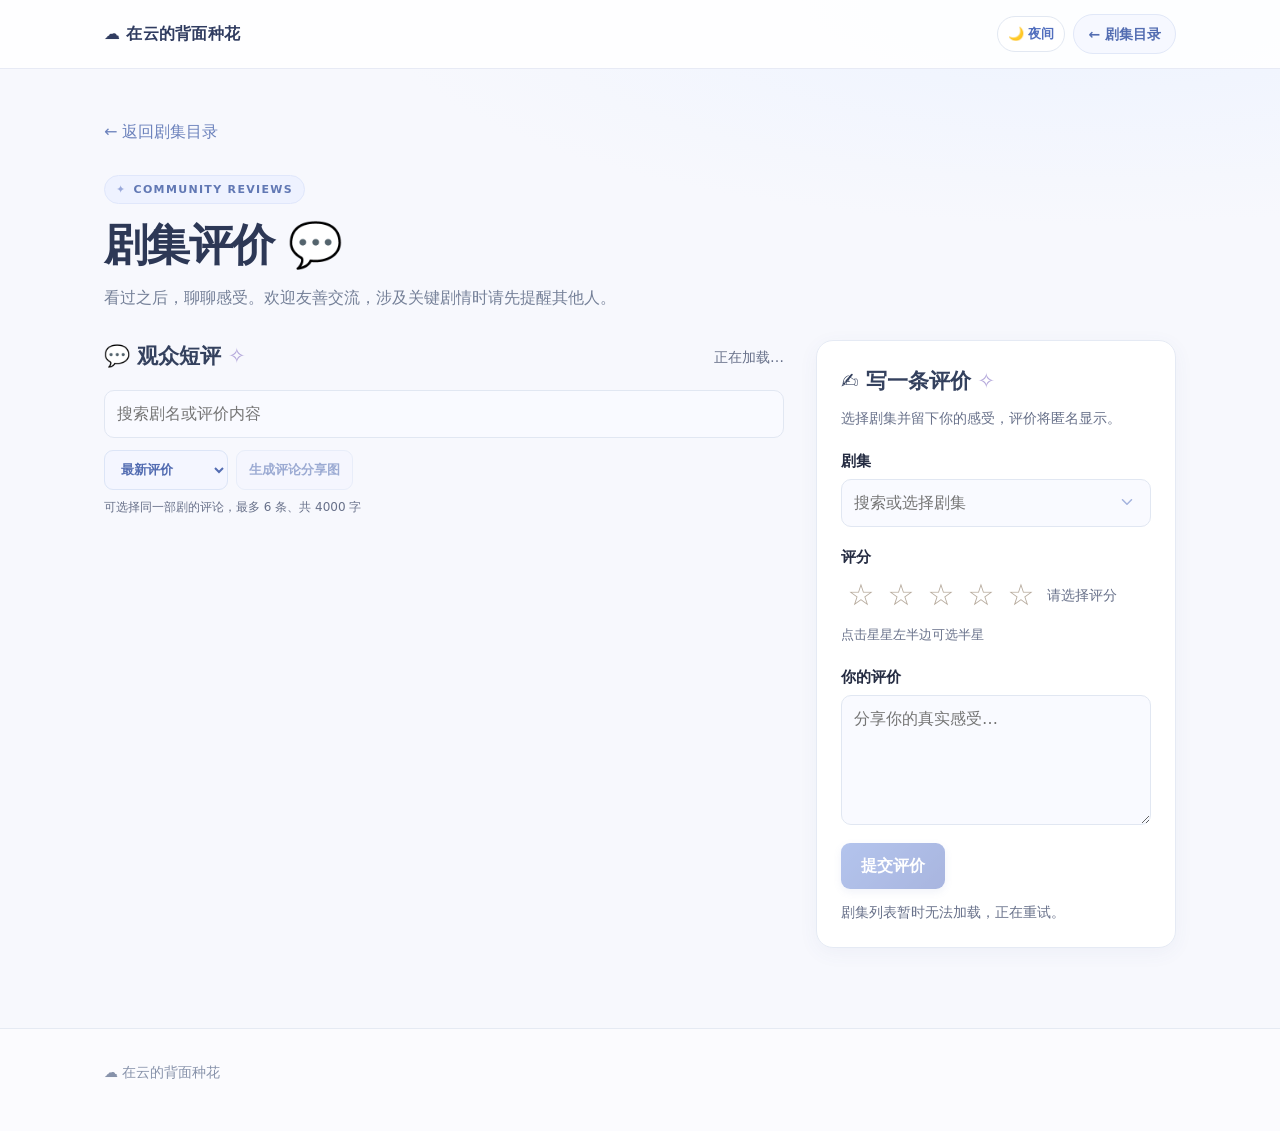
<file: site/reviews.html>
<!doctype html><html lang="zh-CN"><head><meta charset="utf-8"><script src="theme.js"></script><meta name="viewport" content="width=device-width,initial-scale=1"><meta name="robots" content="noindex, nofollow"><meta name="description" content="分享你的剧集短评"><title>剧集评价 · 在云的背面种花</title><link rel="icon" type="image/svg+xml" href="favicon.svg"><link rel="apple-touch-icon" href="apple-touch-icon.png"><link rel="stylesheet" href="style.css"><script src="likes.js?v=20261121b"></script><script defer src="share-image.js?v=5"></script><script src="https://challenges.cloudflare.com/turnstile/v0/api.js" async defer></script><style>
.review-page{padding-top:44px;padding-bottom:80px}.back{color:var(--accent);text-decoration:none;display:inline-block;padding:8px 0;margin-bottom:22px}.review-page h1{font-size:clamp(32px,5vw,44px)}.lead{color:var(--muted);margin:14px 0 30px}.review-layout{display:grid;grid-template-columns:minmax(0,1fr) 360px;gap:32px;align-items:start}.panel{background:var(--surface);border:1px solid var(--line);border-radius:10px;padding:24px}.panel h2,.section-title h2{font-size:21px;margin:0}.panel p{margin:8px 0 20px;color:var(--muted);font-size:14px}.field{display:block;font-weight:650;font-size:15px;margin:18px 0 6px}.control{display:block;width:100%;min-height:46px;border:1px solid var(--line);border-radius:8px;background:var(--bg);color:var(--text);padding:10px 12px;font:inherit}.control:focus{outline:2px solid #2783de;outline-offset:2px}textarea.control{resize:vertical;min-height:130px;line-height:1.6}.submit{background:#215d8e;color:white;border:0;border-radius:8px;font-weight:650;min-height:46px;padding:10px 20px}.submit:disabled{opacity:.55;cursor:not-allowed}.cf-turnstile{margin:18px 0}.status{font-size:14px;color:var(--muted);min-height:1.5em;margin:12px 0 0!important}.section-title{display:flex;align-items:center;justify-content:space-between;gap:16px;margin-bottom:16px}.section-title span{color:var(--muted);font-size:14px}.review-filter{margin-bottom:14px}.review-list{display:grid;gap:12px}.review-card{border:1px solid var(--line);background:var(--surface);border-radius:10px;padding:20px}.review-card h3{font-size:16px;line-height:1.5;margin:0 0 8px;overflow-wrap:anywhere}.meta{display:flex;flex-wrap:wrap;gap:6px 12px;color:var(--muted);font-size:14px}.stars{color:#a56a0a;letter-spacing:1px}.review-content{margin:12px 0 0;white-space:pre-wrap;overflow-wrap:anywhere;line-height:1.65}.empty{color:var(--muted);padding:24px 0}.showmore{margin-top:16px;min-height:44px;border:1px solid var(--line);border-radius:8px;background:var(--surface);color:var(--text);padding:8px 16px}.review-form{position:sticky;top:20px}@media(max-width:800px){.review-layout{grid-template-columns:1fr}.review-form{position:static;grid-row:1}.review-page{padding-top:28px}.panel{padding:20px}}:where(html[data-theme="dark"]) .stars{color:#eac26b}

.drama-search{margin-bottom:8px}.star-field{border:0;padding:0;margin:18px 0 0;min-width:0}.star-field legend{padding:0;font-weight:650;font-size:15px}.star-picker{display:flex;align-items:center;flex-wrap:nowrap;width:100%;gap:0;margin:4px 0}.star-choice{position:relative;display:inline-flex;flex:0 1 40px;min-width:0;min-height:44px;align-items:center;justify-content:center;border-radius:8px;color:#b5a99b;font-size:30px;line-height:1}.star-choice .star-symbol{position:relative;pointer-events:none}.star-choice .star-fill{position:absolute;left:0;top:0;width:0;overflow:hidden;white-space:nowrap;color:#e3a329}.star-choice .star-hit{position:absolute;top:0;bottom:0;width:50%;cursor:pointer}.star-choice .star-hit.left{left:0}.star-choice .star-hit.right{right:0}.star-choice input{position:absolute;width:1px;height:1px;opacity:0}.star-choice .star-hit:has(input:focus-visible){outline:2px solid #2783de;outline-offset:-2px;border-radius:4px}:where(html[data-theme="dark"]) .star-choice{color:#a9a5a0}:where(html[data-theme="dark"]) .star-choice .star-fill{color:#f0c670}.star-caption{color:var(--muted);font-size:14px;white-space:nowrap;flex-shrink:0;margin-left:6px}:where(html[data-theme="dark"]) .star-choice{color:#a9a5a0}:where(html[data-theme="dark"]) .star-choice.active{color:#f0c670}

.drama-combo{position:relative}.drama-combo #drama{padding-right:46px}.combo-toggle{position:absolute;right:4px;top:3px;width:40px;height:40px;display:grid;place-items:center;border:0;border-radius:7px;background:transparent;color:var(--accent);font-size:23px;cursor:pointer}.combo-toggle svg{display:block;flex:none}.combo-toggle:hover{background:var(--soft)}.combo-toggle:disabled{opacity:.5}.combo-menu{position:absolute;z-index:10;left:0;right:0;top:calc(100% + 5px);background:var(--surface);border:1px solid var(--line);border-radius:9px;box-shadow:0 10px 25px rgba(25,48,65,.15);max-height:260px;overflow-y:auto;padding:5px}.combo-menu[hidden]{display:none}.combo-option{display:block;width:100%;text-align:left;border:0;border-radius:6px;background:transparent;color:var(--text);font:inherit;line-height:1.4;padding:10px;cursor:pointer;overflow-wrap:anywhere}.combo-option:hover,.combo-option.active{background:var(--soft);color:var(--accent)}.combo-hint{padding:8px 10px;font-size:13px;color:var(--muted)}
.review-tools{display:flex;align-items:center;gap:8px;flex-wrap:wrap;margin:-2px 0 14px}
.review-tools select,.review-tools button{min-height:40px;padding:8px 12px;font:600 13px system-ui,sans-serif;border:1px solid #dce5f7;border-radius:9px;color:#536db2;background:#f4f6ff}
.review-tools button:disabled{opacity:.55;cursor:default}.review-tools button[hidden]{display:none}.review-tools button:not(:disabled):hover{background:#e8eeff}
.review-tools .selection-status{flex-basis:100%;font-size:12px;color:var(--muted);line-height:1.5}
.review-select{display:inline-flex;align-items:center;gap:6px;margin:9px 0 0 12px;min-height:30px;color:var(--muted);font-size:13px;cursor:pointer}
.review-select input{appearance:auto;flex:none;accent-color:#6884d0;width:16px;height:16px;margin:0}
.poster-dialog{max-width:520px;width:calc(100% - 32px);max-height:90vh;border:1px solid var(--line);border-radius:18px;background:var(--surface);color:var(--text);padding:20px;box-shadow:0 20px 60px #17204055}
.poster-dialog::backdrop{background:#111827a6}.poster-dialog h2{font-size:19px;margin:0 0 12px}.poster-dialog .poster-preview{display:block;max-width:100%;max-height:56vh;margin:0 auto;border-radius:10px;object-fit:contain;background:var(--soft)}.poster-dialog .poster-hint{color:var(--muted);font-size:13px;margin:10px 0}.poster-actions{display:flex;gap:8px;flex-wrap:wrap}.poster-actions button{min-height:42px;padding:8px 14px;border-radius:9px;border:1px solid var(--line);background:var(--soft);color:var(--text);font:600 14px system-ui,sans-serif;cursor:pointer}.poster-actions button[hidden]{display:none}
:where(html[data-theme="dark"]) .review-tools select,:where(html[data-theme="dark"]) .review-tools button{background:#303951;border-color:#465470;color:#c3d3ff}
</style></head><body><header><div class="wrap nav"><a class="brand" href="./">☁️ <span>在云的背面种花</span></a><div class="nav-actions"><button id="theme-toggle" class="theme-toggle" type="button" aria-label="切换日夜模式">🌙 夜间</button><a class="navlink" href="./">← 剧集目录</a></div></div></header><main class="wrap review-page"><a class="back" href="./">← 返回剧集目录</a><p class="eyebrow">COMMUNITY REVIEWS</p><h1>剧集评价 💬</h1><p class="lead">看过之后，聊聊感受。欢迎友善交流，涉及关键剧情时请先提醒其他人。</p><div class="review-layout"><section aria-labelledby="list-title"><div class="section-title"><h2 id="list-title">💬 观众短评</h2><span id="count" aria-live="polite">正在加载…</span></div><label class="sr-only" for="filter">按剧名搜索评价</label><input class="control review-filter" type="search" id="filter" placeholder="搜索剧名或评价内容"><div class="review-tools"><label class="sr-only" for="review-sort">评论排序</label><select id="review-sort" aria-label="评论排序"><option value="newest">最新评价</option><option value="likes">点赞从高到低</option></select><button type="button" id="share-selected" disabled>生成评论分享图</button><button type="button" id="clear-selected" hidden>清空</button><span class="selection-status" id="share-selection-status" role="status"></span></div><div id="list" class="review-list" aria-live="polite"></div><p id="message" class="empty" hidden></p><button type="button" class="showmore" id="retry-reviews" hidden>重试加载评价</button><button class="showmore" id="more" hidden>加载更多</button></section><section class="panel review-form" aria-labelledby="form-title"><h2 id="form-title">✍️ 写一条评价</h2><p>选择剧集并留下你的感受，评价将匿名显示。</p><form id="form"><label class="field" for="drama">剧集</label><div class="drama-combo"><input class="control" id="drama" type="text" role="combobox" aria-autocomplete="list" aria-haspopup="listbox" aria-expanded="false" aria-controls="drama-options" autocomplete="off" placeholder="搜索或选择剧集" required disabled><button class="combo-toggle" id="drama-toggle" type="button" aria-label="展开剧集列表" tabindex="-1" disabled><svg aria-hidden="true" viewBox="0 0 24 24" width="18" height="18" fill="none" stroke="currentColor" stroke-width="2" stroke-linecap="round" stroke-linejoin="round"><path d="m6 9 6 6 6-6"/></svg></button><div class="combo-menu" id="drama-menu" hidden><div id="drama-options" role="listbox" aria-label="剧集列表"></div><div class="combo-hint" id="drama-hint" aria-live="polite"></div></div></div><fieldset class="star-field"><legend>评分</legend><div class="star-picker" role="radiogroup" aria-label="评分（点击星星左半边可选半星）"><div class="star-choice" data-star="1"><span class="star-symbol" aria-hidden="true">☆<span class="star-fill">★</span></span><label class="star-hit left" title="0.5 星"><input type="radio" name="rating" value="0.5" aria-label="0.5 星" required></label><label class="star-hit right" title="1 星"><input type="radio" name="rating" value="1" aria-label="1 星" required></label></div><div class="star-choice" data-star="2"><span class="star-symbol" aria-hidden="true">☆<span class="star-fill">★</span></span><label class="star-hit left" title="1.5 星"><input type="radio" name="rating" value="1.5" aria-label="1.5 星" required></label><label class="star-hit right" title="2 星"><input type="radio" name="rating" value="2" aria-label="2 星" required></label></div><div class="star-choice" data-star="3"><span class="star-symbol" aria-hidden="true">☆<span class="star-fill">★</span></span><label class="star-hit left" title="2.5 星"><input type="radio" name="rating" value="2.5" aria-label="2.5 星" required></label><label class="star-hit right" title="3 星"><input type="radio" name="rating" value="3" aria-label="3 星" required></label></div><div class="star-choice" data-star="4"><span class="star-symbol" aria-hidden="true">☆<span class="star-fill">★</span></span><label class="star-hit left" title="3.5 星"><input type="radio" name="rating" value="3.5" aria-label="3.5 星" required></label><label class="star-hit right" title="4 星"><input type="radio" name="rating" value="4" aria-label="4 星" required></label></div><div class="star-choice" data-star="5"><span class="star-symbol" aria-hidden="true">☆<span class="star-fill">★</span></span><label class="star-hit left" title="4.5 星"><input type="radio" name="rating" value="4.5" aria-label="4.5 星" required></label><label class="star-hit right" title="5 星"><input type="radio" name="rating" value="5" aria-label="5 星" required></label></div><span class="star-caption" id="star-caption" aria-live="polite">请选择评分</span></div><small style="color:var(--muted)">点击星星左半边可选半星</small></fieldset><label class="field" for="content">你的评价</label><textarea class="control" id="content" maxlength="1800" required placeholder="分享你的真实感受…"></textarea><div class="cf-turnstile" data-sitekey="0x4AAAAAAGEaNcQkvjwX23p5"></div><button class="submit" id="submit" type="submit" disabled>提交评价</button><p id="status" class="status" role="status"></p></form></section></div></main><footer><div class="wrap">☁️ 在云的背面种花</div></footer><script>
window.ReviewTools=(()=>{
 const selected=new Map();let redraw=()=>{},titleFor=()=>'';
 const total=()=>Array.from(selected.values()).reduce((n,r)=>n+Array.from(r.content||'').length,0);
 function update(message=''){const button=document.querySelector('#share-selected'),clear=document.querySelector('#clear-selected'),status=document.querySelector('#share-selection-status');if(!button)return;button.disabled=!selected.size;button.textContent=selected.size?`生成评论分享图 · ${selected.size}`:'生成评论分享图';clear.hidden=!selected.size;const sortPending=document.querySelector('#review-sort')?.value==='likes'&&!CloudLikes.ready?.();status.textContent=message||(sortPending?'点赞数据暂未加载，当前显示最新评价。':selected.size?`已选 ${selected.size} 条 · 仅限同一部剧`:'可选择同一部剧的评论，最多 6 条、共 4000 字');document.querySelectorAll('[data-select-review]').forEach(el=>{el.checked=selected.has(el.dataset.selectReview)})}
 function selector(review){if(selected.has(review.id))selected.set(review.id,review);const label=document.createElement('label');label.className='review-select';const box=document.createElement('input');box.type='checkbox';box.dataset.selectReview=review.id;box.checked=selected.has(review.id);box.setAttribute('aria-label','选择这条评论用于分享');const text=document.createElement('span');text.textContent='选中分享';box.addEventListener('change',()=>{if(!box.checked){selected.delete(review.id);update();return}const first=selected.values().next().value;if(first&&first.drama!==review.drama){box.checked=false;update('请选择同一部剧的评论；可先清空已选。');return}if(selected.size>=6||total()+Array.from(review.content||'').length>4000){box.checked=false;update('最多选择 6 条评论，总字数不超过 4000。');return}selected.set(review.id,review);update()});label.append(box,text);return label}
 function sort(data){if(document.querySelector('#review-sort')?.value==='likes'&&CloudLikes.ready?.())data.sort((a,b)=>CloudLikes.count('review',b.id)-CloudLikes.count('review',a.id));return data}
 function install(fn,title,currentRows){redraw=fn;titleFor=title;document.querySelector('#review-sort').addEventListener('change',()=>{update();redraw()});document.addEventListener('cloudreviewlikeschange',()=>{update();if(document.querySelector('#review-sort').value==='likes')redraw()});document.querySelector('#clear-selected').addEventListener('click',()=>{selected.clear();update()});document.querySelector('#share-selected').addEventListener('click',()=>{if(!selected.size)return;const live=new Map(currentRows().map(r=>[r.id,r]));for(const id of selected.keys()){if(live.has(id))selected.set(id,live.get(id));else selected.delete(id)}if(!selected.size){update('所选评论已不存在，请重新选择。');return}if(!window.CloudShare){update('分享功能正在加载，请稍后再试。');return}const list=Array.from(selected.values());window.CloudShare.openReviews(titleFor()||list[0].drama,list)});update()}
 return {selector,sort,install};
})();
</script><script>
'use strict';const API='https://api.cloudofflower.ccwu.cc', $=s=>document.querySelector(s);let rows=[],pending=new Map(),limit=20,hasCachedReviews=false;
// Keep the last successful public snapshot for offline fallback. Its revision
// travels with the snapshot so quota failures cannot mark old data as current.
const cacheObject=key=>{try{const x=JSON.parse(localStorage.getItem('cloudflower-'+key+'-v1'));return x&&Number.isFinite(x.at)&&x.at<=Date.now()+60000&&Array.isArray(x.value)?x:null}catch{return null}};
const cacheRead=key=>cacheObject(key)?.value||null;
const cacheWrite=(key,value,revision=null)=>{try{localStorage.setItem('cloudflower-'+key+'-v1',JSON.stringify({at:Date.now(),value,revision}));return true}catch{return false}};
async function readJSON(path){
 for(let attempt=0;attempt<2;attempt++){
  const controller=new AbortController(),timer=setTimeout(()=>controller.abort(),8000);
  try{const r=await fetch('https://api.cloudofflower.ccwu.cc/'+path,{signal:controller.signal});if(!r.ok){const e=Error('HTTP '+r.status);e.noRetry=r.status<500;throw e}return await r.json()}
  catch(e){if(attempt||e.noRetry)throw e;await new Promise(resolve=>setTimeout(resolve,1000))}
  finally{clearTimeout(timer)}
 }
}
const cachedReviewObject=cacheObject('reviews'),cachedReviews=cachedReviewObject?.value||null,cachedOptions=cacheRead('options');
let cacheState='',reviewRevision=cachedReviewObject?.revision??null,loadPending=false;
let dramaNames=[],initialDramaApplied=false,comboMatches=[],comboActive=-1,editedDrama=false;
const dramaInput=$('#drama'),dramaMenu=$('#drama-menu'),dramaList=$('#drama-options'),dramaHint=$('#drama-hint');
function validateDrama(){let v=dramaInput.value.trim();dramaInput.setCustomValidity(v&&!dramaNames.includes(v)?'请从列表选择剧集':'')}
function closeDrama(){dramaMenu.hidden=true;dramaInput.setAttribute('aria-expanded','false');dramaInput.removeAttribute('aria-activedescendant');comboActive=-1}
function chooseDrama(name){dramaInput.value=name;editedDrama=true;validateDrama();closeDrama();dramaInput.focus()}
function highlightDrama(){let options=dramaList.querySelectorAll('[role=option]');options.forEach((el,i)=>{el.classList.toggle('active',i===comboActive);el.setAttribute('aria-selected',i===comboActive?'true':'false')});if(comboActive>=0&&options[comboActive]){dramaInput.setAttribute('aria-activedescendant',options[comboActive].id);options[comboActive].scrollIntoView({block:'nearest'})}else dramaInput.removeAttribute('aria-activedescendant')}
function openDrama(showAll=false){
  if(!dramaNames.length)return;let term=showAll?'':dramaInput.value.trim().normalize('NFKC').toLocaleLowerCase();
  comboMatches=dramaNames.filter(n=>n!=='其他'&&n.normalize('NFKC').toLocaleLowerCase().includes(term)).slice(0,80);comboActive=-1;dramaList.replaceChildren();
  comboMatches.forEach((name,i)=>{let option=document.createElement('button');option.type='button';option.className='combo-option';option.id='drama-option-'+i;option.setAttribute('role','option');option.setAttribute('aria-selected','false');option.textContent=name;option.addEventListener('mousedown',e=>e.preventDefault());option.addEventListener('click',()=>chooseDrama(name));dramaList.append(option)});
  dramaHint.textContent=comboMatches.length===0?'没有找到匹配的剧集':comboMatches.length===80?'输入剧名可缩小范围':'';dramaMenu.hidden=false;dramaInput.setAttribute('aria-expanded','true');dramaInput.removeAttribute('aria-activedescendant');
}
function fillOptions(names){dramaNames=names;if(!initialDramaApplied&&!editedDrama){let requested=new URLSearchParams(location.search).get('drama');if(requested&&names.includes(requested))dramaInput.value=requested;initialDramaApplied=!requested||names.includes(requested)}else if(editedDrama)initialDramaApplied=true;dramaInput.disabled=false;$('#drama-toggle').disabled=false;$('#submit').disabled=false;validateDrama();if(!dramaMenu.hidden)openDrama()}
dramaInput.addEventListener('input',()=>{editedDrama=true;validateDrama();openDrama()});
dramaInput.addEventListener('focus',()=>{if(!dramaInput.value)openDrama(true)});
dramaInput.addEventListener('keydown',e=>{if(e.key==='Escape'){closeDrama();return}if(e.key==='ArrowDown'||e.key==='ArrowUp'){e.preventDefault();if(dramaMenu.hidden)openDrama(true);if(comboMatches.length){comboActive=comboActive<0?(e.key==='ArrowDown'?0:comboMatches.length-1):(comboActive+(e.key==='ArrowDown'?1:-1)+comboMatches.length)%comboMatches.length;highlightDrama()}return}if(e.key==='Enter'&&!dramaMenu.hidden&&comboActive>=0){e.preventDefault();chooseDrama(comboMatches[comboActive])}});
$('#drama-toggle').addEventListener('click',()=>{if(!dramaMenu.hidden)closeDrama();else{dramaInput.focus();openDrama(true)}});
document.addEventListener('click',e=>{if(!e.target.closest('.drama-combo'))closeDrama()});
function updateStars(){let selected=Number(document.querySelector('input[name="rating"]:checked')?.value||0),labels=['','不推荐','有点失望','一般','不错','超好看'];document.querySelectorAll('.star-choice').forEach(el=>{let n=Number(el.dataset.star),amount=Math.max(0,Math.min(1,selected-(n-1)));el.querySelector('.star-fill').style.width=(amount*100)+'%'});$('#star-caption').textContent=selected?selected+' 星'+(Number.isInteger(selected)?' · '+labels[selected]:''):'请选择评分'}
document.querySelectorAll('input[name="rating"]').forEach(el=>el.addEventListener('change',updateStars));
function renderStars(el,value){const n=Number(value);if(!Number.isFinite(n)||n<=0||n>5){el.textContent='未评分';return}const whole=Math.floor(n),half=n%1!==0;el.setAttribute('aria-label',n+' 星，满分 5 星');el.textContent='★'.repeat(whole);if(half){let h=document.createElement('span');h.style.cssText='position:relative;display:inline-block';h.textContent='☆';let f=document.createElement('span');f.setAttribute('aria-hidden','true');f.style.cssText='position:absolute;left:0;top:0;width:50%;overflow:hidden;white-space:nowrap';f.textContent='★';h.append(f);el.append(h)}el.append(document.createTextNode('☆'.repeat(5-Math.ceil(n))))}
const norm=s=>(s||'').toLocaleLowerCase().normalize('NFKC');function render(){const term=norm($('#filter').value.trim()),data=ReviewTools.sort(rows.filter(x=>!term||norm(x.drama+' '+x.content).includes(term)));$('#count').textContent=data.length+' 条评价'+(cacheState?' · '+cacheState:'');$('#list').replaceChildren();for(const x of data.slice(0,limit)){let card=document.createElement('article');card.className='review-card';let title=document.createElement('h3');title.textContent=x.drama||'未注明剧集';let meta=document.createElement('div');meta.className='meta';let star=document.createElement('span');star.className='stars';renderStars(star,x.rating);let who=document.createElement('span');who.textContent=x.author||'匿名观众';let time=document.createElement('time');if(x.time){time.dateTime=x.time;time.textContent=new Date(x.time).toLocaleString('zh-CN',{timeZone:'Asia/Shanghai',year:'numeric',month:'2-digit',day:'2-digit',hour:'2-digit',minute:'2-digit'})}meta.append(star,who,time);let p=document.createElement('p');p.className='review-content';p.textContent=x.content;card.append(title,meta,p);if(x.id){card.append(CloudLikes.button('review',x.id));card.append(ReviewTools.selector(x))}$('#list').append(card)}$('#message').hidden=data.length>0;$('#message').textContent='暂时没有找到评价。';$('#more').hidden=data.length<=limit}async function load(){
  if(loadPending)return;loadPending=true;
  try{
    let state=null;try{state=await readJSON('version')}catch{}
    if(state?.ready&&hasCachedReviews&&!pending.size&&reviewRevision===String(state.revision)){const nextState=state.stale?'Notion 同步暂时受限':'';$('#retry-reviews').hidden=!state.stale;if(cacheState!==nextState){cacheState=nextState;render()}return}
    let data=await readJSON('reviews');if(!Array.isArray(data.reviews))throw Error();
    for(const x of data.reviews)pending.delete(x.id);rows=[...pending.values(),...data.reviews];hasCachedReviews=true;
    reviewRevision=data.ready?String(data.revision):null;cacheWrite('reviews',data.reviews,reviewRevision);
    cacheState=data.stale||!data.ready?'Notion 同步暂时受限':'';$('#retry-reviews').hidden=!(data.stale||!data.ready);render();
  }catch{$('#retry-reviews').hidden=false;if(hasCachedReviews||pending.size){cacheState='缓存，更新暂不可用';render()}else{$('#count').textContent='加载失败';$('#message').hidden=false;$('#message').textContent='评价暂时无法加载，请稍后刷新重试。'}}finally{loadPending=false}
}let optionsLoadedOK=false,optionsLoading=false;async function loadOptions(){if(optionsLoading)return;optionsLoading=true;try{let data=await readJSON('options');if(!Array.isArray(data.options))throw Error();cacheWrite('options',data.options);fillOptions(data.options);optionsLoadedOK=true;if($('#status').textContent==='剧集列表暂时无法加载，正在重试。')$('#status').textContent=''}catch{if(!cachedOptions)$('#status').textContent='剧集列表暂时无法加载，正在重试。'}finally{optionsLoading=false}}$('#retry-reviews').addEventListener('click',()=>{load();if(!optionsLoadedOK)loadOptions()});let filterTimer;const scheduleFilter=()=>{clearTimeout(filterTimer);filterTimer=setTimeout(()=>{limit=20;render()},120)};$('#filter').addEventListener('input',e=>{if(!e.isComposing)scheduleFilter()});$('#filter').addEventListener('compositionend',scheduleFilter);$('#more').addEventListener('click',()=>{limit+=20;render()});$('#form').addEventListener('submit',async e=>{e.preventDefault();let token=window.turnstile?.getResponse();if(!token){$('#status').textContent='请先完成人机验证。';return}$('#submit').disabled=true;$('#status').textContent='正在提交…';try{let res=await fetch(API+'/reviews',{method:'POST',headers:{'Content-Type':'application/json'},body:JSON.stringify({drama:$('#drama').value,rating:Number(document.querySelector('input[name="rating"]:checked')?.value||0),content:$('#content').value,token})});let data=await res.json();if(!res.ok)throw Error(data.error||'提交失败');pending.set(data.review.id,data.review);rows=[data.review,...rows.filter(x=>x.id!==data.review.id)];render();$('#content').value='';document.querySelectorAll('input[name="rating"]').forEach(el=>el.checked=false);updateStars();$('#status').textContent='提交成功，感谢分享！';await load()}catch(err){$('#status').textContent=err.message||'提交失败，请稍后重试。'}finally{window.turnstile?.reset();$('#submit').disabled=false}});if(cachedReviews){rows=cachedReviews;hasCachedReviews=true;cacheState='缓存，正在更新';render()}if(cachedOptions)fillOptions(cachedOptions);loadOptions();load();setInterval(()=>{if(!document.hidden){load();if(!optionsLoadedOK)loadOptions()}},15000);document.addEventListener('visibilitychange',()=>{if(!document.hidden){load();if(!optionsLoadedOK)loadOptions()}});window.addEventListener('online',()=>{load();if(!optionsLoadedOK)loadOptions()});
ReviewTools.install(render,()=>'',()=>rows);
</script></body></html>
</file>
<file: site/style.css>
:root{color-scheme:light dark;--bg:#faf9f7;--surface:#fff;--text:#2c2c2b;--muted:#686761;--line:#e6e5e3;--accent:#215d8e;--soft:#e5f2fc}*{box-sizing:border-box}body{margin:0;font:16px/1.6 system-ui,-apple-system,'Segoe UI','Noto Sans SC',sans-serif;color:var(--text);background:var(--bg)}a{color:inherit}button,input{font:inherit}.wrap{max-width:1120px;margin:auto;padding-left:24px;padding-right:24px}header{border-bottom:1px solid var(--line);background:var(--surface)}.nav{min-height:72px;display:flex;align-items:center;justify-content:space-between;gap:16px}.brand{font-weight:700;text-decoration:none}.navlink{font-size:14px;text-decoration:none;color:var(--accent);padding:10px 0}.hero{padding-top:64px;padding-bottom:56px}.eyebrow{font-size:13px;font-weight:700;letter-spacing:.14em;color:var(--accent);margin:0 0 10px}h1{font-size:clamp(32px,5vw,52px);letter-spacing:-.035em;line-height:1.15;margin:0}h1 span{font-size:.65em;margin-left:12px}.intro{color:var(--muted);font-size:18px;margin:16px 0 28px}.search{max-width:720px;background:var(--surface);border:1px solid #c8d5dc;border-radius:10px;padding:6px 6px 6px 16px;display:flex;align-items:center;gap:10px}.search>span{font-size:28px;line-height:1;color:var(--muted)}input{min-width:0;flex:1;border:0;background:transparent;color:var(--text);outline:none}button{cursor:pointer}.search button,#more{border:0;border-radius:7px;background:var(--accent);color:white;font-weight:650;padding:10px 20px;min-height:44px}.hint{color:var(--muted);font-size:14px;margin:10px 0 0}.listings{padding-bottom:64px}.sectionhead{display:flex;align-items:end;justify-content:space-between;gap:16px;border-bottom:1px solid var(--line);padding-bottom:18px;margin-bottom:24px}.sectionhead h2{font-size:25px;margin:0;line-height:1.25}.sectionhead .eyebrow{margin-bottom:6px}.sectionhead>p{font-size:14px;color:var(--muted);margin:0}.grid{display:grid;grid-template-columns:repeat(3,minmax(0,1fr));gap:20px}.card{background:var(--surface);border:1px solid var(--line);border-radius:10px;overflow:hidden;display:flex;flex-direction:column}.cover{height:230px;background:var(--soft);overflow:hidden}.cover img{width:100%;height:100%;object-fit:cover;object-position:center 30%;display:block}.cardbody{padding:20px;display:flex;flex-direction:column;flex:1}.date{color:var(--muted);font-size:14px;margin:0 0 8px}.card h3{font-size:18px;line-height:1.4;margin:0 0 12px;overflow-wrap:anywhere}.rating{font-size:14px;color:var(--muted);margin:0 0 12px}.summary{color:var(--muted);font-size:15px;line-height:1.65;white-space:pre-line;display:-webkit-box;-webkit-line-clamp:4;-webkit-box-orient:vertical;overflow:hidden;margin:0 0 16px}.card details{margin-top:auto}.card summary{cursor:pointer;color:var(--accent);font-size:14px}.card details p{white-space:pre-line;font-size:15px}.links{display:flex;gap:8px;flex-wrap:wrap;margin-top:16px}.links a{font-size:14px;text-decoration:none;color:var(--accent);background:var(--soft);padding:8px 11px;border-radius:6px;min-height:40px}.more{text-align:center;margin-top:32px}.message{padding:32px 0;color:var(--muted)}footer{border-top:1px solid var(--line);padding:32px 0 48px;color:var(--muted);font-size:14px}footer p{margin:8px 0}footer span{margin-left:6px}.sr-only{position:absolute;width:1px;height:1px;overflow:hidden;clip:rect(0,0,0,0)}:focus-visible{outline:3px solid #2783de;outline-offset:3px}@media(max-width:800px){.grid{grid-template-columns:repeat(2,minmax(0,1fr))}}@media(max-width:540px){.wrap{padding-left:18px;padding-right:18px}.hero{padding-top:44px;padding-bottom:40px}.grid{grid-template-columns:1fr}.cover{height:250px}.navlink{font-size:14px}.sectionhead{align-items:start}.sectionhead>p{text-align:right}}html[data-theme="dark"]{--bg:#191919;--surface:#202020;--text:#fff;--muted:#bcbab6;--line:#494949;--accent:#8dc3fc;--soft:#263a4a}:where(html[data-theme="dark"]) .search button,:where(html[data-theme="dark"]) #more{background:#286ea9;color:white}:where(html[data-theme="dark"]) .search{border-color:#62717b}

/* Cloudflower: quieter typography, a little color, and review details */
header{background:linear-gradient(110deg,var(--surface) 56%,var(--soft));}
.hero .eyebrow{letter-spacing:.16em}.hero h1{color:var(--text)}
.hero .search{box-shadow:0 4px 18px rgba(30,79,110,.06);border-color:#bfd2df}
.listings .sectionhead{border-color:#cbdce8}
main .card{border-color:#dce6ec;box-shadow:0 2px 12px rgba(27,73,101,.045)}
main .card:hover{border-color:#b8d1e1}
main .card .date{color:#597484;font-weight:600;letter-spacing:.02em}
main .card .rating-live{display:inline-flex;align-self:flex-start;background:#f5f0df;color:#765817;border-radius:6px;padding:4px 9px;font-weight:650;font-size:14px;margin-bottom:14px}
main .card .links a{font-weight:600;transition:background .15s ease}
main .card .links a:hover{background:#cfe6f8}
.card-reviews{border-top:1px solid var(--line);margin-top:20px;padding-top:15px}
.review-head{display:flex;align-items:center;justify-content:space-between;gap:12px;margin-bottom:8px;font-size:14px}
.review-head strong{font-size:15px}.review-link{color:var(--accent);text-decoration:none;white-space:nowrap;min-height:44px;display:inline-flex;align-items:center}.review-link:hover{text-decoration:underline}
.review-snippet{background:#f6f9fb;border:1px solid #e6eff4;border-radius:8px;padding:11px 13px;margin-top:8px}
.review-meta{display:flex;align-items:center;gap:7px 11px;flex-wrap:wrap;color:#687781;font-size:13px}.review-author{font-weight:600}.review-stars{color:#95650f;letter-spacing:.03em}.review-time{margin-left:auto}.review-text{font-size:14px;line-height:1.55;margin:5px 0 0;white-space:pre-wrap;overflow-wrap:anywhere;color:var(--text)}
.review-empty{font-size:14px;color:var(--muted);margin:4px 0 0}
@media(max-width:540px){.review-time{margin-left:0}.review-snippet{padding:10px 12px}.review-head{align-items:center}}
:where(html[data-theme="dark"]) main .card{border-color:#43525b;box-shadow:none}:where(html[data-theme="dark"]) main .card:hover{border-color:#68869b}:where(html[data-theme="dark"]) main .card .date{color:#a5c1d1}:where(html[data-theme="dark"]) main .card .rating-live{background:#493f25;color:#f1d78a}:where(html[data-theme="dark"]) main .card .links a:hover{background:#36566b}:where(html[data-theme="dark"]) .review-snippet{background:#263038;border-color:#354852}:where(html[data-theme="dark"]) .review-meta{color:#bfccd4}:where(html[data-theme="dark"]) .review-stars{color:#f0c670}
@media(prefers-reduced-motion:reduce){main .card .links a{transition:none}}

/* Cloudflower · a quiet, sky-inspired illustrated theme */
:root{--bg:#f7f8fd;--surface:#fff;--text:#252c42;--muted:#68718a;--line:#e2e8f2;--accent:#526fbe;--soft:#eff4ff}
body{background:radial-gradient(ellipse 75% 300px at 85% 0%,#edf3ff 0%,transparent 75%),var(--bg);color:var(--text)}
body header{background:rgba(255,255,255,.9);border-bottom:1px solid #e7eaf5}
body .nav{min-height:68px}
body .brand{letter-spacing:.02em;color:#303c60}
body .navlink{font-weight:650;color:#536db2;border:1px solid #e1e8f8;background:#f6f8ff;padding:8px 14px;border-radius:999px}
body .navlink:hover{background:#edf2ff}
body .hero{position:relative;isolation:isolate;overflow:hidden;margin-top:32px;margin-bottom:54px;padding:48px 46px 44px;border:1px solid #e5e9f8;border-radius:24px;background:linear-gradient(118deg,#fff 8%,#f8fbff 50%,#f0eeff 100%);box-shadow:0 12px 35px rgba(93,112,168,.07)}
body .hero::before{content:'';position:absolute;z-index:-1;right:-36px;bottom:-34px;width:390px;height:260px;opacity:.75;background:radial-gradient(ellipse 84px 54px at 27% 62%,#fff 99%,transparent 100%),radial-gradient(ellipse 106px 70px at 51% 53%,#fff 99%,transparent 100%),radial-gradient(ellipse 92px 58px at 73% 63%,#fff 99%,transparent 100%),radial-gradient(circle 76px at 70% 35%,#e1e5ff 99%,transparent 100%)}
body .hero::after{content:'✦   ·   ✧';position:absolute;z-index:-1;right:13%;top:52px;color:#b9b7e4;font-size:24px;letter-spacing:12px}
body .hero .eyebrow,body .review-page>.eyebrow{display:inline-flex;align-items:center;gap:7px;background:#eef2ff;border:1px solid #e0e7fb;border-radius:999px;padding:5px 11px;color:#6178b4;font-size:11px;letter-spacing:.12em;margin-bottom:16px}
body .hero .eyebrow::before,body .review-page>.eyebrow::before{content:'✦';font-size:11px;color:#9aa9db}
body .hero h1{color:#2c3654;letter-spacing:-.035em}
body .intro{color:#68758f;margin:15px 0 24px}
body .hero .search{max-width:650px;border-color:#dde5f5;border-radius:13px;box-shadow:0 8px 25px rgba(98,117,170,.09)}
body .search>span{color:#899bc9;font-size:26px}
body .search button,body #more,body .submit{background:linear-gradient(135deg,#7795df,#637ac6);color:#fff;border:0;border-radius:9px;box-shadow:0 3px 8px rgba(96,120,191,.17)}
body .search button:hover,body #more:hover,body .submit:hover{background:linear-gradient(135deg,#6789d6,#566dbd)}
body .hint{color:#7d89a1;font-size:13px}
body .sectionhead{border-bottom:1px solid #e3e8f3;margin-bottom:22px}
body .sectionhead h2,body .review-page h1{color:#2d3856}
body .sectionhead .eyebrow{color:#8a9bc3;font-size:11px;letter-spacing:.15em}
body .sectionhead .eyebrow::before{content:'✦ ';color:#b5a5dc}
body .sectionhead>p{color:#8b95ad}
body .date-controls{gap:10px 12px;margin-bottom:22px}
body .date-controls label{font-size:14px;color:#4d5d7d}
body .date-controls select{border-color:#e0e6f2;border-radius:10px;background:#fff;color:#455476;min-height:42px}
body .date-controls span{font-size:13px;color:#8790a5}
body .grid{gap:18px}
body main .card{border:1px solid #e5eaf4;border-radius:18px;padding:20px;gap:24px;background:#fff;box-shadow:0 5px 20px rgba(75,94,145,.055);transition:border-color .2s,box-shadow .2s}
body main .card:hover{border-color:#cbd8f2;box-shadow:0 10px 26px rgba(75,94,145,.09)}
body .card .cover{height:270px;flex:0 0 190px;width:190px;border-radius:11px;background:#f0f3fc}
body .card .cover img{object-fit:contain}
body .card h3{font-size:19px;color:#2d3854;line-height:1.45;margin-bottom:9px}
body main .card .date{color:#92a0bc;font-size:12px;letter-spacing:.04em}
body main .card .rating-live{background:#fff7e7;color:#8b681e;border:1px solid #f7e9c9;border-radius:999px;padding:3px 10px;margin-bottom:12px;font-size:13px}
body .summary{font-size:15px;line-height:1.6;color:#69738b;margin-bottom:15px}
body main .card .links a{background:#f0f4ff;color:#526db0;border:1px solid #e6edfc;border-radius:9px;min-height:40px;padding:8px 12px}
body main .card .links a:hover{background:#e6edff}
body .card-reviews{margin-top:17px;padding-top:14px;border-color:#edf0f7}
body .review-head strong{font-size:14px;color:#586787}
body .review-link{font-size:13px;color:#687fc2}
body .review-snippet{background:#f8f9fe;border-color:#f0f1f8;border-radius:10px}
body .review-author,body .review-meta{color:#7c88a0}
body .review-text{color:#58647c}
body .review-page{padding-top:42px}
body .review-page .back{display:table;color:#6c82bc}
body .review-page .lead{color:#758098}
body .review-page .panel,body .review-page .review-card{background:#fff;border:1px solid #e5eaf4;border-radius:17px;box-shadow:0 5px 20px rgba(75,94,145,.055)}
body .review-page .panel h2,body .review-page .section-title h2{color:#34415e}
body .review-page .panel h2::after,body .review-page .section-title h2::after{content:' ✧';color:#b4a8db;font-weight:400}
body .review-page .control{background:#f9faff;border-color:#e1e7f2;border-radius:10px}
body .review-page .combo-menu{border-color:#e2e8f4;box-shadow:0 12px 28px rgba(65,82,132,.14)}
body .review-page .combo-option:hover,body .review-page .combo-option.active{background:#eff3ff}
body footer{border-color:#e5eaf3;background:rgba(255,255,255,.5);color:#8792aa}
@media(max-width:540px){
  body .nav{min-height:64px}body .navlink{padding:7px 11px}
  body .hero{margin:20px 18px 36px;padding:32px 22px 30px;border-radius:19px}
  body .hero::before{right:-125px;bottom:-60px;opacity:.58;transform:scale(.75)}
  body .hero::after{right:12px;top:20px;font-size:17px;letter-spacing:5px}
  body .hero h1{font-size:31px}body .intro{font-size:16px}
  body .sectionhead{margin-bottom:18px}body .grid{gap:14px}
  body .date-controls{display:grid;grid-template-columns:max-content minmax(0,1fr);gap:8px 12px}body .date-controls select{width:100%}body .date-controls span{grid-column:1 / -1}
  body main .card{padding:15px;gap:15px;border-radius:15px}
  body .card .cover{width:100%;height:240px;flex:0 0 240px}
  body .card h3{font-size:17px}body .summary{font-size:14px;line-height:1.55}
  body .review-page{padding-top:24px}body .review-page .panel,body .review-page .review-card{border-radius:15px}
}
html[data-theme="dark"]{--bg:#191d2b;--surface:#252b3b;--text:#edf1fa;--muted:#b0b8ca;--line:#3b4356;--accent:#b2c4ff;--soft:#333c54}:where(html[data-theme="dark"]) body{background:radial-gradient(ellipse 75% 300px at 85% 0%,#2b3350 0%,transparent 75%),var(--bg)}:where(html[data-theme="dark"]) body header{background:#242a3b;border-color:#394056}:where(html[data-theme="dark"]) body .brand,:where(html[data-theme="dark"]) body .sectionhead h2,:where(html[data-theme="dark"]) body .review-page h1,:where(html[data-theme="dark"]) body .review-page .panel h2,:where(html[data-theme="dark"]) body .review-page .section-title h2,:where(html[data-theme="dark"]) body .card h3{color:#edf1fa}:where(html[data-theme="dark"]) body .navlink{background:#303951;border-color:#414e6b;color:#c5d3ff}:where(html[data-theme="dark"]) body .navlink:hover{background:#394765}:where(html[data-theme="dark"]) body .hero{background:linear-gradient(118deg,#292f43,#30334c);border-color:#424a65;box-shadow:none}:where(html[data-theme="dark"]) body .hero::before{opacity:.1}:where(html[data-theme="dark"]) body .hero h1{color:#f2f4ff}:where(html[data-theme="dark"]) body .hero .eyebrow,:where(html[data-theme="dark"]) body .review-page>.eyebrow{background:#38415a;border-color:#4a5674;color:#c4d0f6}:where(html[data-theme="dark"]) body .hero .search,:where(html[data-theme="dark"]) body .date-controls select{background:#252b3b;border-color:#4c5770;color:#edf1fa}:where(html[data-theme="dark"]) body .intro,:where(html[data-theme="dark"]) body .hint,:where(html[data-theme="dark"]) body .summary,:where(html[data-theme="dark"]) body .review-page .lead{color:#b5bfd2}:where(html[data-theme="dark"]) body .sectionhead,:where(html[data-theme="dark"]) body footer{border-color:#414a5e}:where(html[data-theme="dark"]) body .date-controls label{color:#d0daed}:where(html[data-theme="dark"]) body main .card,:where(html[data-theme="dark"]) body .review-page .panel,:where(html[data-theme="dark"]) body .review-page .review-card{background:#252b3b;border-color:#3b455b;box-shadow:none}:where(html[data-theme="dark"]) body main .card:hover{border-color:#657493}:where(html[data-theme="dark"]) body .card .cover{background:#30384e}:where(html[data-theme="dark"]) body main .card .rating-live{background:#4b402a;color:#f0d28e;border-color:#665737}:where(html[data-theme="dark"]) body main .card .links a{background:#34415d;border-color:#425171;color:#c3d3ff}:where(html[data-theme="dark"]) body main .card .links a:hover{background:#40516f}:where(html[data-theme="dark"]) body .review-snippet{background:#30384a;border-color:#3d475c}:where(html[data-theme="dark"]) body .review-text,:where(html[data-theme="dark"]) body .review-head strong{color:#d3dbea}:where(html[data-theme="dark"]) body .review-page .control{background:#202637;border-color:#46516a}:where(html[data-theme="dark"]) body footer{background:#202535}

@media(prefers-reduced-motion:reduce){body main .card,body main .card .links a{transition:none}}

/* 点击剧名查看本剧评价 */
.drama-title-link{color:inherit;text-decoration:none}.drama-title-link:hover{text-decoration:underline;text-decoration-color:#a4b5df;text-underline-offset:4px}


/* Cloudflower poster library */
body #grid.grid{display:grid;grid-template-columns:repeat(4,minmax(0,1fr));align-items:start;gap:20px}
body #grid .card{display:flex;flex-direction:column;gap:0;padding:10px;border-radius:17px;min-width:0}
body #grid .poster-link{display:block;width:100%;border-radius:10px;text-decoration:none}
body #grid .card .cover{display:flex;align-items:center;justify-content:center;flex:none;width:100%;height:auto;min-width:0;aspect-ratio:2/3;border-radius:10px;overflow:hidden;background:#eff2fb}
body #grid .cover img{width:100%;height:100%;min-height:0;object-fit:contain;object-position:center}
body #grid .poster-empty{color:#94a3c4;font-size:13px}
body #grid .cardbody{padding:13px 4px 4px;width:100%;min-width:0}
body #grid .card .date{margin:0 0 5px;font-size:11px}
body #grid .card h3{font-size:15px;line-height:1.45;margin:0 0 8px;overflow-wrap:anywhere}
body #grid .card .rating-live{font-size:12px;margin:0 0 3px;padding:2px 8px}
body #grid .card-reviews{margin-top:11px;padding-top:9px}
body #grid .review-head{align-items:center;margin-bottom:4px;gap:5px}
body #grid .review-head strong{font-size:12px}
body #grid .review-link{font-size:11px;min-height:32px}
body #grid .review-snippet{padding:8px;margin-top:6px}
body #grid .review-meta{gap:3px 7px;font-size:11px}
body #grid .review-time{margin-left:0}
body #grid .review-text{font-size:12px;line-height:1.45;display:-webkit-box;-webkit-box-orient:vertical;-webkit-line-clamp:2;overflow:hidden;white-space:pre-wrap;overflow-wrap:anywhere}
body #grid .review-empty{font-size:12px;line-height:1.5;margin:10px 0 0}
.back-to-top{position:fixed;right:22px;bottom:22px;z-index:10;width:44px;height:44px;border:1px solid #dce5f6;border-radius:50%;background:#fff;color:#637ec4;font-size:23px;line-height:1;box-shadow:0 5px 18px rgba(75,94,145,.15)}
.back-to-top[hidden]{display:none}.back-to-top:hover{background:#eff3ff}
@media(max-width:900px){body #grid.grid{grid-template-columns:repeat(3,minmax(0,1fr));gap:15px}}
@media(max-width:600px){body #grid.grid{grid-template-columns:repeat(2,minmax(0,1fr));gap:12px}body #grid .card{padding:8px;border-radius:14px}body #grid .cardbody{padding:10px 3px 3px}body #grid .card h3{font-size:14px;line-height:1.42}body #grid .review-head{align-items:flex-start;flex-direction:column;gap:0}body #grid .review-link{min-height:28px}body #grid .card .rating-live{font-size:11px}.back-to-top{right:14px;bottom:16px}}
:where(html[data-theme="dark"]) body #grid .card .cover{background:#30384e}:where(html[data-theme="dark"]) .back-to-top{background:#293247;color:#c4d3ff;border-color:#465470}:where(html[data-theme="dark"]) .back-to-top:hover{background:#36425c}

/* Loading and accessibility refinements */
.inline-retry{min-height:38px;padding:7px 12px;border:1px solid var(--line);border-radius:9px;background:var(--surface);color:var(--accent);font:inherit;font-size:13px;cursor:pointer}
.inline-retry[hidden]{display:none}.inline-retry:disabled{opacity:.55;cursor:wait}.inline-retry:hover:not(:disabled){background:var(--soft)}
.poster-link:focus-visible,.drama-title-link:focus-visible,.inline-retry:focus-visible,.back-to-top:focus-visible{outline:3px solid #7896e4;outline-offset:3px}
@media(max-width:600px){body .date-controls .inline-retry{grid-column:1 / -1;justify-self:start}body #grid .card h3{word-break:normal;overflow-wrap:anywhere}body #grid .review-meta{line-height:1.5}}

/* Likes */
.like-button{display:inline-flex;align-items:center;gap:5px;min-height:36px;margin:6px 0 9px;padding:5px 10px;border:1px solid #e0e6f7;border-radius:10px;background:#f6f7ff;color:#6277b3;font:inherit;font-weight:600;font-size:13px;line-height:1.2;cursor:pointer}
.like-button:hover:not(:disabled){background:#edf1ff;border-color:#bdcbea}.like-button:focus-visible{outline:3px solid #7896e4;outline-offset:2px}.like-button[aria-pressed=true]{color:#be6f91;background:#fff4f8;border-color:#f3dce8}.like-button:disabled{cursor:default;opacity:.85}
.review-snippet .like-button{min-height:30px;padding:4px 8px;margin:5px 0 0;font-size:11px}.review-card .like-button{margin:10px 0 0}
:where(html[data-theme="dark"]) .like-button{background:#303951;border-color:#465470;color:#c3d3ff}:where(html[data-theme="dark"]) .like-button[aria-pressed=true]{background:#54384a;border-color:#745263;color:#f2b7cf}

.like-privacy{max-width:1070px;margin:0 auto;padding:0 18px 16px;color:var(--muted);font-size:12px;line-height:1.6}

/* Compact controls and explicit theme selection */
:root{color-scheme:light}html[data-theme="dark"]{color-scheme:dark}
.nav-actions{display:flex;align-items:center;gap:8px;flex-shrink:0}.theme-toggle{border:1px solid var(--line);border-radius:999px;background:var(--surface);color:var(--accent);font-size:13px;font-weight:600;padding:7px 10px;min-height:36px;white-space:nowrap}.theme-toggle:hover{background:var(--soft)}
.like-button{align-self:flex-start;min-height:30px;padding:4px 7px;gap:3px;margin:3px 0 6px;border-radius:8px;font-size:12px;position:relative}.like-button::after{content:"";position:absolute;inset:-5px}.review-snippet .like-button{min-height:27px;padding:3px 6px;margin:4px 0 0;font-size:11px}.review-card .like-button{margin:8px 0 0}
@media(max-width:400px){body .nav{gap:5px}.nav-actions{gap:5px}.theme-toggle{font-size:12px;padding:6px 8px;min-height:34px}body .navlink{font-size:12px;padding:7px 8px}body .brand{font-size:14px}}
@media(max-width:360px){body .brand{font-size:12px;white-space:nowrap}.nav-actions{gap:3px}.theme-toggle{padding:6px}.hero .search input{font-size:13px}.hero .search button{padding-left:12px;padding-right:12px}}

/* Equal-height cards and a restrained bilingual hierarchy. */
body #grid.grid{align-items:stretch}
body #grid .card{height:100%}
body #grid .card h3{margin:0 0 8px}
body #grid .drama-title-link{display:block;text-decoration:none}
body #grid .title-main,body #grid .title-en{display:-webkit-box;-webkit-box-orient:vertical;-webkit-line-clamp:2;overflow:hidden;overflow-wrap:anywhere}
body #grid .title-main{font-size:18px;line-height:1.4;height:2.8em;font-weight:750;color:var(--text)}
body #grid .title-en{font-family:system-ui,-apple-system,'Segoe UI',sans-serif;font-style:italic;font-weight:400;font-size:12px;line-height:1.35;height:2.7em;margin-top:3px;color:#7483a5}
body #grid .card-summary{font-size:13px;line-height:1.5;height:3em;margin:0 0 8px;color:var(--muted);display:-webkit-box;-webkit-box-orient:vertical;-webkit-line-clamp:2;overflow:hidden;overflow-wrap:anywhere}
body #grid .card-stats{display:flex;align-items:center;flex-wrap:wrap;gap:4px 7px;min-height:34px}
body #grid .card-stats .like-button,body #grid .card-stats .rating-live{margin:0}
.catalog-status{display:block;color:var(--muted);font-size:14px;margin:8px 0}
@media(max-width:600px){body #grid .title-main{font-size:17px}body #grid .title-en{font-size:11px}body #grid .card-summary{font-size:12px}}
:where(html[data-theme="dark"]) body #grid .title-en{color:#afbddb}

/* Selectable catalog layouts; portrait art is rounded without cropping. */
.view-controls{display:flex;align-items:center;justify-content:flex-end;gap:10px;margin:-10px 0 16px;color:var(--muted);font-size:13px}
.view-switch{display:inline-flex;padding:3px;border:1px solid var(--line);border-radius:11px;background:var(--surface);gap:2px}
.view-switch button{border:0;border-radius:8px;background:transparent;color:var(--muted);font:600 13px system-ui,sans-serif;padding:6px 10px;min-height:34px;cursor:pointer}
.view-switch button[aria-pressed="true"]{background:var(--soft);color:var(--accent)}
.view-switch button:focus-visible{outline:3px solid #7896e4;outline-offset:2px}
body #grid .card .cover.portrait{display:block;background:transparent;height:auto;aspect-ratio:auto;overflow:visible}
body #grid .cover.portrait img{display:block;width:100%;height:auto;max-width:100%;max-height:none;min-height:0;border-radius:11px}
body #grid .card-links{display:none}
body #grid.grid[data-view="list"]{grid-template-columns:minmax(0,1fr);gap:16px}
body #grid[data-view="list"] .card{flex-direction:row;gap:22px;padding:18px;align-items:flex-start}
body #grid[data-view="list"] .poster-link{flex:0 0 200px;width:200px}
body #grid[data-view="list"] .card .cover{width:100%;height:300px;aspect-ratio:auto}
body #grid[data-view="list"] .card .cover.portrait{height:auto;aspect-ratio:auto}
body #grid[data-view="list"] .cardbody{padding:0;flex:1}
body #grid[data-view="list"] .title-main,body #grid[data-view="list"] .title-en{height:auto;display:block;overflow:visible}
body #grid[data-view="list"] .title-main{font-size:20px}
body #grid[data-view="list"] .title-en{font-size:13px;margin-top:5px}
body #grid[data-view="list"] .card-summary{font-size:14px;height:auto;-webkit-line-clamp:3;line-height:1.55;margin:9px 0}
body #grid[data-view="list"] .card-links{display:flex;flex-wrap:wrap;gap:7px;margin:10px 0 0}
body #grid[data-view="list"] .card-links a{color:var(--accent);background:var(--soft);padding:7px 10px;border-radius:8px;font-size:13px;font-weight:600;text-decoration:none;min-height:36px}
body #grid[data-view="list"] .review-head{flex-direction:row;align-items:center}
@media(max-width:600px){
 .view-controls{justify-content:space-between;margin:0 0 16px}
 body #grid[data-view="list"] .card{flex-direction:column;gap:0;padding:15px}
 body #grid[data-view="list"] .poster-link{width:100%;flex:none}
 body #grid[data-view="list"] .card .cover{height:320px;max-width:280px;margin:auto}
 body #grid[data-view="list"] .card .cover.portrait{height:auto;max-width:none}
 body #grid[data-view="list"] .cardbody{padding:14px 2px 2px}
 body #grid[data-view="list"] .title-main{font-size:19px}
 body #grid[data-view="list"] .card-summary{font-size:14px}
}
:where(html[data-theme="dark"]) body #grid .card .cover.portrait{background:transparent}

/* Keep the English subtitle directly beneath the Chinese title. */
body #grid .title-main,body #grid .title-en{height:auto}
body #grid .title-en{margin-top:2px}
body #grid .card h3{min-height:86px}
body #grid[data-view="list"] .card h3{min-height:0}
body #grid[data-view="list"] .title-en{margin-top:2px}
@media(max-width:600px){body #grid .card h3{min-height:81px}body #grid[data-view="list"] .card h3{min-height:0}}

/* Refined catalog filters and smaller mobile posters. */
body .date-controls label{display:inline-flex;align-items:center;gap:7px;white-space:nowrap}
body .date-controls .filter-icon{width:18px;height:18px;flex:none;color:var(--accent)}
body .date-controls select{appearance:none;-webkit-appearance:none;min-height:44px;padding:9px 38px 9px 13px;font-size:14px;font-weight:600;line-height:1.4;border:1px solid #cbd6ec;border-radius:10px;background-color:var(--surface);background-image:url("data:image/svg+xml,%3Csvg xmlns='http://www.w3.org/2000/svg' width='18' height='18' viewBox='0 0 24 24' fill='none' stroke='%237082b7' stroke-width='2' stroke-linecap='round' stroke-linejoin='round'%3E%3Cpath d='m6 9 6 6 6-6'/%3E%3C/svg%3E");background-repeat:no-repeat;background-position:right 12px center;cursor:pointer}
body .date-controls select:hover{border-color:#9daed5}
body .date-controls select:focus-visible{outline:3px solid #7896e4;outline-offset:2px}
@media(max-width:600px){
 body #grid[data-view="list"] .card{width:min(300px,100%);height:auto;justify-self:center}
 body #grid[data-view="list"] .poster-link{width:min(190px,100%);align-self:center}
 body #grid[data-view="list"] .card .cover{width:100%;height:260px;max-width:190px}
 body #grid[data-view="list"] .card .cover.portrait{width:100%;height:auto;max-width:190px}
 body #grid[data-view="list"] .cover.portrait img{width:auto;max-width:100%;max-height:285px;margin:auto;object-fit:contain}
}

/* Full-width, compact mobile list cards. */
@media(max-width:600px){
 body #grid[data-view="list"] .card{display:grid;grid-template-columns:minmax(0,54%) minmax(0,1fr);column-gap:12px;row-gap:7px;width:100%;height:auto;align-content:start;align-items:start;justify-self:stretch}
 body #grid[data-view="list"] .poster-link{grid-column:1;grid-row:1 / 6;width:100%;align-self:start}
 body #grid[data-view="list"] .card .cover,body #grid[data-view="list"] .card .cover.portrait{width:100%;max-width:190px;margin:0}
 body #grid[data-view="list"] .cover.portrait img{width:auto;max-width:100%;max-height:285px;margin:0 auto}
 body #grid[data-view="list"] .cardbody{display:contents}
 body #grid[data-view="list"] .cardbody > .date{grid-column:2;grid-row:1;margin:0}
 body #grid[data-view="list"] .cardbody > h3{grid-column:2;grid-row:2;min-width:0;margin:0}
 body #grid[data-view="list"] .cardbody > .card-summary{grid-column:2;grid-row:3;min-width:0;margin:0}
 body #grid[data-view="list"] .cardbody > .card-stats{grid-column:2;grid-row:4;min-width:0;min-height:0}
 body #grid[data-view="list"] .cardbody > .card-links{grid-column:2;grid-row:5;margin:0}
 body #grid[data-view="list"] .cardbody > .card-reviews,body #grid[data-view="list"] .cardbody > .review-empty{grid-column:1 / -1;grid-row:6;margin-top:4px}
 body #grid[data-view="list"] .card-reviews{padding-top:10px}
 body #grid[data-view="list"] .title-main{font-size:17px}
 body #grid[data-view="list"] .card-summary{font-size:13px;line-height:1.5}
}
/* Consistent uncropped poster frames across catalogue views. */
body #grid .card .cover,body #grid .card .cover.portrait,body #grid[data-view="list"] .card .cover,body #grid[data-view="list"] .card .cover.portrait{display:flex;align-items:center;justify-content:center;width:100%;height:auto;aspect-ratio:2/3;overflow:hidden;background:var(--soft)}
body #grid .cover img,body #grid .cover.portrait img,body #grid[data-view="list"] .cover.portrait img{display:block;width:100%;height:100%;max-width:100%;max-height:100%;margin:0;object-fit:contain;object-position:center;border-radius:0}
/* Align each row of cards by content, without hiding long tag lists. */
@supports (grid-template-rows:subgrid){
 body #grid.grid[data-view="grid"]{row-gap:0}
 body #grid[data-view="grid"] .card{display:grid;grid-template-columns:minmax(0,1fr);grid-template-rows:subgrid;grid-row:span 7;row-gap:0;height:auto;margin-bottom:20px}
 body #grid[data-view="grid"] .cardbody{display:contents}
 body #grid[data-view="grid"] .poster-link{grid-row:1;align-self:start}
 body #grid[data-view="grid"] .cardbody>.date{grid-row:2;margin:13px 4px 5px}
 body #grid[data-view="grid"] .cardbody>h3{grid-row:3;min-height:0;margin:0 4px 10px;align-self:start}
 body #grid[data-view="grid"] .cardbody>.card-tags{grid-row:4;align-self:start;margin:0 4px 10px}
 body #grid[data-view="grid"] .cardbody>.card-summary{grid-row:5;margin:0 4px 8px}
 body #grid[data-view="grid"] .cardbody>.card-stats{grid-row:6;margin:0 4px}
 body #grid[data-view="grid"] .cardbody>.card-reviews,body #grid[data-view="grid"] .cardbody>.review-empty{grid-row:7;margin-left:4px;margin-right:4px;align-self:start}
 @media(max-width:900px){body #grid[data-view="grid"] .card{margin-bottom:15px}}
 @media(max-width:600px){body #grid[data-view="grid"] .card{margin-bottom:12px}body #grid[data-view="grid"] .cardbody>.date{margin-top:10px}}
}
/* Keep tags between title and summary in compact mobile list cards. */
@media(max-width:600px){
 body #grid[data-view="list"] .poster-link{grid-row:1 / 7}
 body #grid[data-view="list"] .cardbody>.card-tags{grid-column:2;grid-row:3;margin:0;min-width:0}
 body #grid[data-view="list"] .cardbody>.card-summary{grid-row:4}
 body #grid[data-view="list"] .cardbody>.card-stats{grid-row:5}
 body #grid[data-view="list"] .cardbody>.card-links{grid-row:6}
 body #grid[data-view="list"] .cardbody>.card-reviews,body #grid[data-view="list"] .cardbody>.review-empty{grid-row:7}
}
</file>
